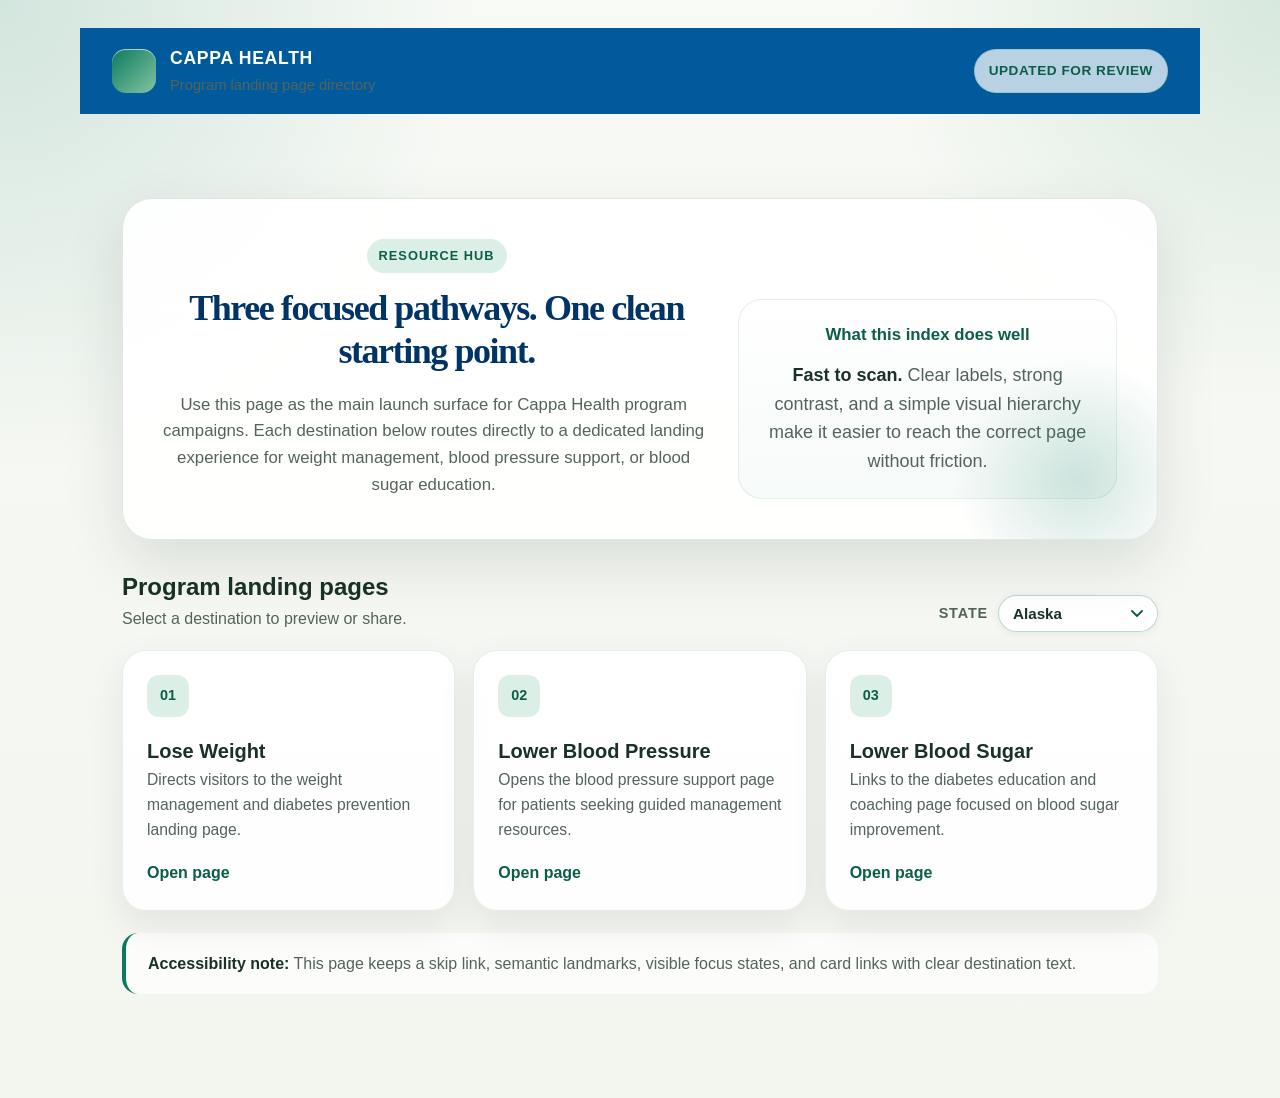
<file: index.html>
<!doctype html>
<html lang="en">
  <head>
    <meta charset="UTF-8" />
    <meta name="viewport" content="width=device-width, initial-scale=1.0" />
    <title>Cappa Health Program Landing Pages</title>
    <link rel="stylesheet" href="web.css" />
    <style>
      :root {
        --page-bg: #f3f5ef;
        --panel-bg: rgba(255, 255, 255, 0.92);
        --panel-border: rgba(21, 55, 44, 0.12);
        --ink: #193126;
        --muted: #53645c;
        --accent: #0d7a5f;
        --accent-deep: #0b5e49;
        --accent-soft: #dcefe6;
        --shadow: 0 24px 60px rgba(25, 49, 38, 0.12);
      }

      body {
        margin: 0;
        min-height: 100vh;
        font-family: "Avenir Next", "Segoe UI", sans-serif;
        color: var(--ink);
        background:
          radial-gradient(
            circle at top left,
            rgba(13, 122, 95, 0.16),
            transparent 28%
          ),
          radial-gradient(
            circle at top right,
            rgba(182, 214, 199, 0.5),
            transparent 24%
          ),
          linear-gradient(180deg, #f8faf6 0%, var(--page-bg) 100%);
      }

      .skip-link {
        z-index: 20;
      }

      .page-shell {
        width: min(1120px, calc(100% - 32px));
        margin: 0 auto;
        padding: 28px 0 56px;
      }

      .masthead {
        display: flex;
        align-items: center;
        justify-content: space-between;
        gap: 16px;
        margin-bottom: 36px;
      }

      .brand {
        display: flex;
        align-items: center;
        gap: 14px;
      }

      .brand-mark {
        width: 44px;
        height: 44px;
        border-radius: 14px;
        background: linear-gradient(135deg, var(--accent) 0%, #83c5a2 100%);
        box-shadow: inset 0 1px 0 rgba(255, 255, 255, 0.6);
      }

      .brand-copy {
        display: grid;
        gap: 2px;
      }

      .brand-name {
        font-size: 1.1rem;
        font-weight: 800;
        letter-spacing: 0.04em;
        text-transform: uppercase;
      }

      .brand-note {
        color: var(--muted);
        font-size: 0.92rem;
      }

      .status-pill {
        padding: 10px 14px;
        border: 1px solid rgba(13, 122, 95, 0.16);
        border-radius: 999px;
        background: rgba(255, 255, 255, 0.72);
        color: var(--accent-deep);
        font-size: 0.85rem;
        font-weight: 700;
        letter-spacing: 0.04em;
        text-transform: uppercase;
      }

      .hero {
        position: relative;
        overflow: hidden;
        padding: 40px;
        border: 1px solid var(--panel-border);
        border-radius: 30px;
        background: var(--panel-bg);
        box-shadow: var(--shadow);
      }

      .hero::after {
        content: "";
        position: absolute;
        inset: auto -40px -60px auto;
        width: 240px;
        height: 240px;
        border-radius: 50%;
        background: radial-gradient(
          circle,
          rgba(13, 122, 95, 0.18) 0%,
          rgba(13, 122, 95, 0) 72%
        );
        pointer-events: none;
      }

      .hero-grid {
        position: relative;
        display: grid;
        grid-template-columns: minmax(0, 1.3fr) minmax(280px, 0.9fr);
        gap: 28px;
        align-items: end;
      }

      .eyebrow {
        display: inline-block;
        margin-bottom: 14px;
        padding: 7px 12px;
        border-radius: 999px;
        background: var(--accent-soft);
        color: var(--accent-deep);
        font-size: 0.8rem;
        font-weight: 700;
        letter-spacing: 0.08em;
        text-transform: uppercase;
      }

      h1 {
        margin: 0;
        font-family: "Iowan Old Style", "Palatino Linotype", serif;
        font-size: clamp(2.6rem, 6vw, 4.8rem);
        line-height: 0.96;
        letter-spacing: -0.04em;
      }

      .hero-copy p {
        max-width: 58ch;
        margin: 18px 0 0;
        color: var(--muted);
        font-size: 1.05rem;
      }

      .hero-panel {
        padding: 22px;
        border-radius: 24px;
        background: linear-gradient(180deg, #ffffff 0%, #f6faf8 100%);
        border: 1px solid rgba(13, 122, 95, 0.1);
      }

      .hero-panel h2 {
        margin: 0 0 12px;
        font-size: 1.05rem;
        color: var(--accent-deep);
      }

      .hero-panel p {
        margin: 0;
        color: var(--muted);
      }

      .hero-panel strong {
        color: var(--ink);
      }

      .programs {
        margin-top: 28px;
      }

      .section-heading {
        display: flex;
        align-items: end;
        justify-content: space-between;
        gap: 16px;
        margin-bottom: 18px;
      }

      .section-heading h2 {
        margin: 0;
        font-size: 1.5rem;
        color: var(--ink);
      }

      .section-heading p {
        margin: 0;
        color: var(--muted);
      }

      .program-grid {
        display: grid;
        grid-template-columns: repeat(3, minmax(0, 1fr));
        gap: 18px;
      }

      .program-card {
        display: grid;
        gap: 18px;
        padding: 24px;
        border-radius: 24px;
        background: rgba(255, 255, 255, 0.9);
        border: 1px solid rgba(21, 55, 44, 0.09);
        box-shadow: 0 14px 36px rgba(25, 49, 38, 0.08);
        text-decoration: none;
        transition:
          transform 0.18s ease,
          box-shadow 0.18s ease,
          border-color 0.18s ease;
      }

      .program-card:hover,
      .program-card:focus-visible {
        transform: translateY(-4px);
        border-color: rgba(13, 122, 95, 0.28);
        box-shadow: 0 20px 44px rgba(25, 49, 38, 0.12);
        text-decoration: none;
      }

      .program-index {
        display: inline-flex;
        align-items: center;
        justify-content: center;
        width: 42px;
        height: 42px;
        border-radius: 12px;
        background: var(--accent-soft);
        color: var(--accent-deep);
        font-size: 0.9rem;
        font-weight: 800;
      }

      .program-card h3 {
        margin: 0;
        color: var(--ink);
        font-size: 1.25rem;
      }

      .program-card p {
        margin: 0;
        color: var(--muted);
        font-size: 0.98rem;
      }

      .program-cta {
        color: var(--accent-deep);
        font-weight: 700;
      }

      .notes {
        margin-top: 22px;
        padding: 18px 22px;
        border-left: 4px solid var(--accent);
        border-radius: 16px;
        background: rgba(255, 255, 255, 0.72);
        color: var(--muted);
      }

      .notes strong {
        color: var(--ink);
      }

      @media (max-width: 900px) {
        .hero-grid,
        .program-grid {
          grid-template-columns: 1fr;
        }

        .hero {
          padding: 28px;
        }
      }

      @media (max-width: 640px) {
        .page-shell {
          width: min(100% - 20px, 1120px);
          padding-top: 18px;
        }

        .masthead,
        .section-heading {
          align-items: start;
          flex-direction: column;
        }

        .hero {
          border-radius: 24px;
          padding: 22px;
        }
      }

      @media (prefers-reduced-motion: reduce) {
        .program-card:hover,
        .program-card:focus-visible {
          transform: none;
        }
      }

      .state-selector {
        display: flex;
        align-items: center;
        gap: 10px;
        flex-shrink: 0;
      }

      .state-selector label {
        font-size: 0.9rem;
        font-weight: 700;
        color: var(--muted);
        text-transform: uppercase;
        letter-spacing: 0.06em;
        white-space: nowrap;
      }

      .state-selector select {
        appearance: none;
        padding: 9px 36px 9px 14px;
        border: 1px solid rgba(13, 122, 95, 0.28);
        border-radius: 999px;
        background:
          url("data:image/svg+xml,%3Csvg xmlns='http://www.w3.org/2000/svg' width='12' height='7' fill='none'%3E%3Cpath d='M1 1l5 5 5-5' stroke='%230b5e49' stroke-width='1.8' stroke-linecap='round' stroke-linejoin='round'/%3E%3C/svg%3E")
            no-repeat right 14px center,
          #fff;
        color: var(--ink);
        font-size: 0.95rem;
        font-weight: 600;
        font-family: inherit;
        cursor: pointer;
        box-shadow: 0 2px 8px rgba(25, 49, 38, 0.07);
        transition:
          border-color 0.15s ease,
          box-shadow 0.15s ease;
        min-width: 160px;
      }

      .state-selector select:focus {
        outline: 2px solid var(--accent);
        outline-offset: 2px;
        border-color: var(--accent);
      }
    </style>
  </head>
  <body>
    <a class="skip-link" href="#main-content">Skip to main content</a>
    <div class="page-shell">
      <header class="masthead" aria-label="Page header">
        <div class="brand">
          <div class="brand-mark" aria-hidden="true"></div>
          <div class="brand-copy">
            <span class="brand-name">Cappa Health</span>
            <span class="brand-note">Program landing page directory</span>
          </div>
        </div>
        <div class="status-pill">Updated for review</div>
      </header>

      <main id="main-content" tabindex="-1">
        <section class="hero" aria-labelledby="hero-title">
          <div class="hero-grid">
            <div class="hero-copy">
              <span class="eyebrow">Resource hub</span>
              <h1 id="hero-title">
                Three focused pathways. One clean starting point.
              </h1>
              <p>
                Use this page as the main launch surface for Cappa Health
                program campaigns. Each destination below routes directly to a
                dedicated landing experience for weight management, blood
                pressure support, or blood sugar education.
              </p>
            </div>

            <aside class="hero-panel" aria-label="Publishing note">
              <h2>What this index does well</h2>
              <p>
                <strong>Fast to scan.</strong> Clear labels, strong contrast,
                and a simple visual hierarchy make it easier to reach the
                correct page without friction.
              </p>
            </aside>
          </div>
        </section>

        <section class="programs" aria-labelledby="programs-title">
          <div class="section-heading">
            <div>
              <h2 id="programs-title">Program landing pages</h2>
              <p>Select a destination to preview or share.</p>
            </div>
            <div class="state-selector">
              <label for="state-select">State</label>
              <select id="state-select" aria-label="Select state">
                <option value="alaska">Alaska</option>
              </select>
            </div>
          </div>

          <nav aria-label="Program landing pages">
            <div class="program-grid">
              <a class="program-card" href="program_landings/lose_weight.html">
                <span class="program-index">01</span>
                <div>
                  <h3>Lose Weight</h3>
                  <p>
                    Directs visitors to the weight management and diabetes
                    prevention landing page.
                  </p>
                </div>
                <span class="program-cta">Open page</span>
              </a>

              <a
                class="program-card"
                href="program_landings/lower_blood_pressure.html"
              >
                <span class="program-index">02</span>
                <div>
                  <h3>Lower Blood Pressure</h3>
                  <p>
                    Opens the blood pressure support page for patients seeking
                    guided management resources.
                  </p>
                </div>
                <span class="program-cta">Open page</span>
              </a>

              <a
                class="program-card"
                href="program_landings/lower_blood_sugar.html"
              >
                <span class="program-index">03</span>
                <div>
                  <h3>Lower Blood Sugar</h3>
                  <p>
                    Links to the diabetes education and coaching page focused on
                    blood sugar improvement.
                  </p>
                </div>
                <span class="program-cta">Open page</span>
              </a>
            </div>
          </nav>

          <div class="notes">
            <strong>Accessibility note:</strong> This page keeps a skip link,
            semantic landmarks, visible focus states, and card links with clear
            destination text.
          </div>
        </section>
      </main>
    </div>
    <script>
      (function () {
        var select = document.getElementById("state-select");
        var cards = document.querySelectorAll(".program-card");

        function updateLinks() {
          var state = select.value;
          cards.forEach(function (card) {
            var url = new URL(card.href, location.href);
            url.searchParams.set("state", state);
            card.href = url.pathname + url.search;
          });
        }

        select.addEventListener("change", updateLinks);
        updateLinks();
      })();
    </script>
  </body>
</html>
</file>
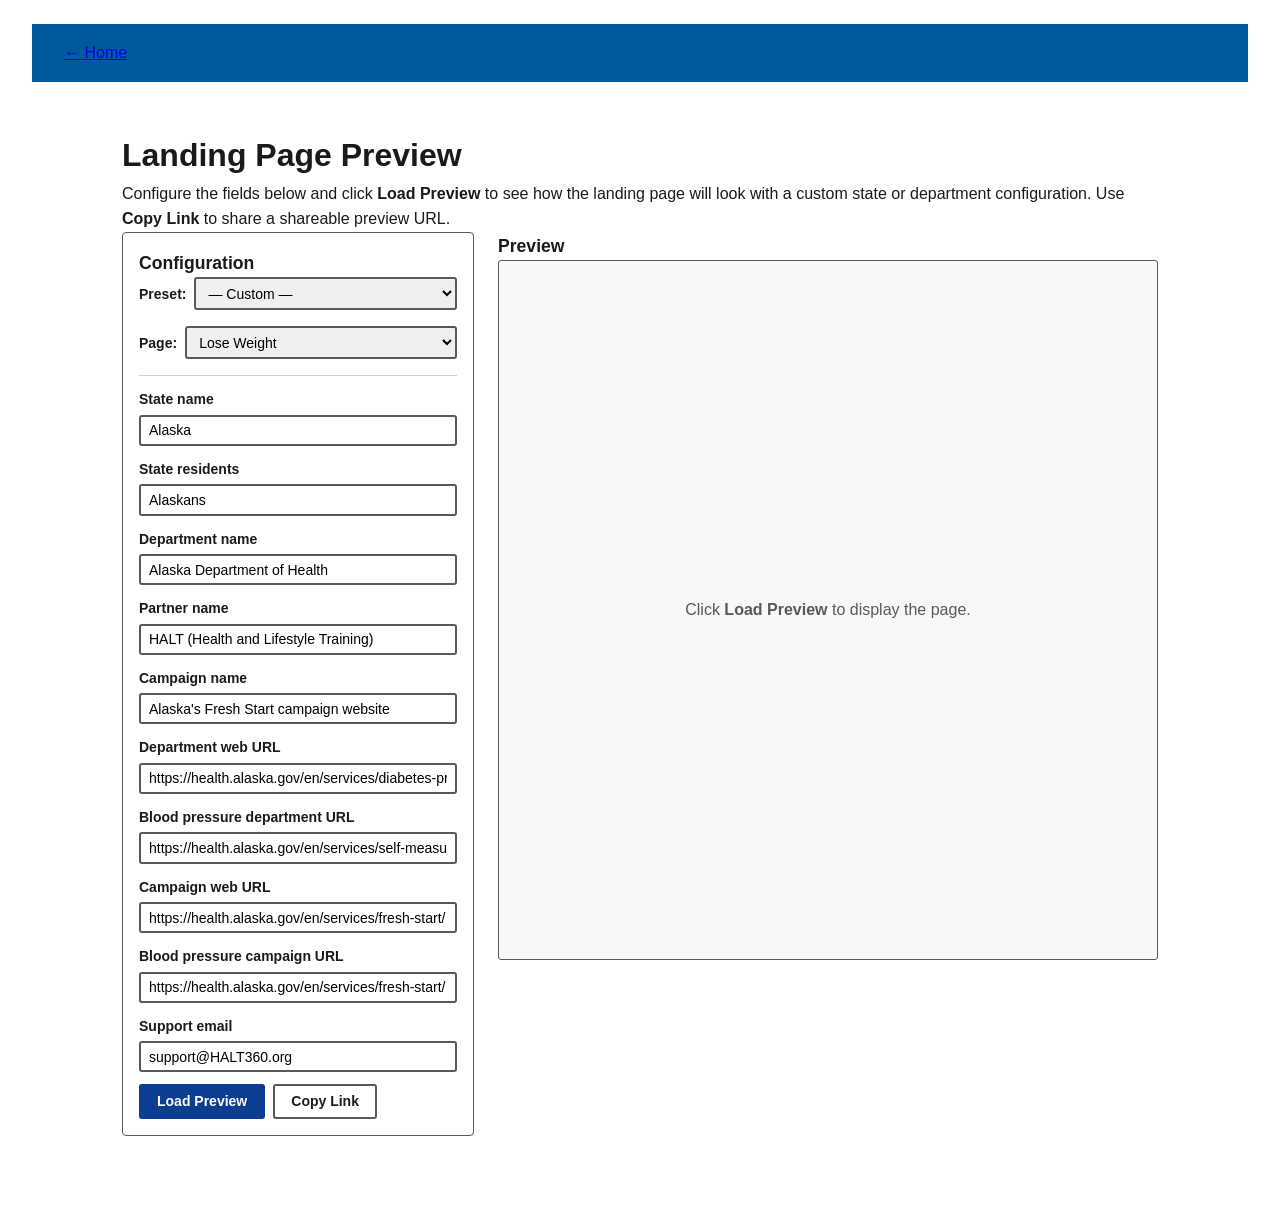
<file: preview.html>
<!doctype html>
<html lang="en">
  <head>
    <meta charset="UTF-8" />
    <meta name="viewport" content="width=device-width, initial-scale=1.0" />
    <title>Landing Page Preview</title>
    <link rel="stylesheet" href="web.css" />
    <style>
      body {
        max-width: none;
        padding: 1.5rem 2rem;
      }

      .preview-layout {
        display: grid;
        grid-template-columns: 22rem 1fr;
        gap: 1.5rem;
        align-items: start;
      }

      @media (max-width: 800px) {
        .preview-layout {
          grid-template-columns: 1fr;
        }
      }

      .config-panel {
        border: 1px solid #595959;
        border-radius: 4px;
        padding: 1rem;
      }

      .config-panel h2 {
        margin-top: 0;
        font-size: 1.1rem;
      }

      .field-group {
        display: flex;
        flex-direction: column;
        gap: 0.25rem;
        margin-bottom: 0.75rem;
      }

      .field-group label {
        font-size: 0.875rem;
        font-weight: 600;
      }

      .field-group input[type="text"],
      .field-group input[type="email"],
      .field-group input[type="url"],
      .field-group select {
        width: 100%;
        padding: 0.35rem 0.5rem;
        border: 2px solid #595959;
        border-radius: 3px;
        font-size: 0.875rem;
        font-family: inherit;
      }

      .field-group input:focus,
      .field-group select:focus {
        outline: 3px solid #1a1a1a;
        outline-offset: 2px;
      }

      .preset-row {
        display: flex;
        align-items: center;
        gap: 0.5rem;
        margin-bottom: 1rem;
      }

      .preset-row label {
        font-weight: 600;
        white-space: nowrap;
        font-size: 0.875rem;
      }

      .preset-row select {
        flex: 1;
        padding: 0.35rem 0.5rem;
        border: 2px solid #595959;
        border-radius: 3px;
        font-size: 0.875rem;
        font-family: inherit;
      }

      .preset-row select:focus {
        outline: 3px solid #1a1a1a;
        outline-offset: 2px;
      }

      .page-select-row {
        display: flex;
        align-items: center;
        gap: 0.5rem;
        margin-bottom: 1rem;
      }

      .page-select-row label {
        font-weight: 600;
        white-space: nowrap;
        font-size: 0.875rem;
      }

      .page-select-row select {
        flex: 1;
        padding: 0.35rem 0.5rem;
        border: 2px solid #595959;
        border-radius: 3px;
        font-size: 0.875rem;
        font-family: inherit;
      }

      .page-select-row select:focus {
        outline: 3px solid #1a1a1a;
        outline-offset: 2px;
      }

      .btn-row {
        display: flex;
        gap: 0.5rem;
        flex-wrap: wrap;
      }

      .btn-preview {
        background-color: #0b3d91;
        color: #ffffff;
        border: 2px solid #0b3d91;
        border-radius: 3px;
        padding: 0.45rem 1rem;
        font-size: 0.875rem;
        font-family: inherit;
        cursor: pointer;
        font-weight: 600;
      }

      .btn-preview:hover {
        background-color: #092e6e;
        border-color: #092e6e;
      }

      .btn-preview:focus {
        outline: 3px solid #1a1a1a;
        outline-offset: 2px;
      }

      .btn-copy {
        background-color: #ffffff;
        color: #1a1a1a;
        border: 2px solid #595959;
        border-radius: 3px;
        padding: 0.45rem 1rem;
        font-size: 0.875rem;
        font-family: inherit;
        cursor: pointer;
        font-weight: 600;
      }

      .btn-copy:hover {
        background-color: #f2f2f2;
      }

      .btn-copy:focus {
        outline: 3px solid #1a1a1a;
        outline-offset: 2px;
      }

      .copy-notice {
        font-size: 0.8rem;
        color: #3a7a3a;
        font-weight: 600;
        display: none;
        align-items: center;
      }

      .copy-notice.visible {
        display: flex;
      }

      .preview-pane h2 {
        margin-top: 0;
        font-size: 1.1rem;
      }

      #preview-frame {
        width: 100%;
        height: 700px;
        border: 1px solid #595959;
        border-radius: 3px;
      }

      .empty-frame {
        width: 100%;
        height: 700px;
        border: 1px solid #595959;
        border-radius: 3px;
        display: flex;
        align-items: center;
        justify-content: center;
        background-color: #f8f8f8;
        color: #595959;
      }
    </style>
  </head>
  <body>
    <a class="skip-link" href="#main-content">Skip to main content</a>
    <header>
      <nav aria-label="Site">
        <a href="index.html">← Home</a>
      </nav>
    </header>
    <main id="main-content">
      <h1>Landing Page Preview</h1>
      <p>
        Configure the fields below and click <strong>Load Preview</strong> to
        see how the landing page will look with a custom state or department
        configuration. Use <strong>Copy Link</strong> to share a shareable
        preview URL.
      </p>

      <div class="preview-layout">
        <section aria-labelledby="config-panel-title" class="config-panel">
          <h2 id="config-panel-title">Configuration</h2>

          <form id="preview-form" novalidate>
            <div class="preset-row">
              <label for="preset-select">Preset:</label>
              <select id="preset-select" aria-label="Load a preset configuration">
                <option value="">— Custom —</option>
                <option value="alaska">Alaska (default)</option>
                <option value="arkansas">Arkansas (example)</option>
              </select>
            </div>

            <div class="page-select-row">
              <label for="page-select">Page:</label>
              <select id="page-select" aria-label="Select landing page to preview">
                <option value="program_landings/lose_weight.html">Lose Weight</option>
                <option value="program_landings/lower_blood_pressure.html">Lower Blood Pressure</option>
                <option value="program_landings/lower_blood_sugar.html">Lower Blood Sugar</option>
              </select>
            </div>

            <hr style="border: none; border-top: 1px solid #d0d0d0; margin: 0.75rem 0" />

            <div class="field-group">
              <label for="f-stateName">State name</label>
              <input type="text" id="f-stateName" name="stateName" value="Alaska" />
            </div>

            <div class="field-group">
              <label for="f-stateResidents">State residents</label>
              <input type="text" id="f-stateResidents" name="stateResidents" value="Alaskans" />
            </div>

            <div class="field-group">
              <label for="f-departmentName">Department name</label>
              <input type="text" id="f-departmentName" name="departmentName" value="Alaska Department of Health" />
            </div>

            <div class="field-group">
              <label for="f-partnerName">Partner name</label>
              <input type="text" id="f-partnerName" name="partnerName" value="HALT (Health and Lifestyle Training)" />
            </div>

            <div class="field-group">
              <label for="f-campaignName">Campaign name</label>
              <input type="text" id="f-campaignName" name="campaignName" value="Alaska's Fresh Start campaign website" />
            </div>

            <div class="field-group">
              <label for="f-departmentWebUrl">Department web URL</label>
              <input type="url" id="f-departmentWebUrl" name="departmentWebUrl" value="https://health.alaska.gov/en/services/diabetes-prevention/" />
            </div>

            <div class="field-group">
              <label for="f-bloodPressureDepartmentWebUrl">Blood pressure department URL</label>
              <input type="url" id="f-bloodPressureDepartmentWebUrl" name="bloodPressureDepartmentWebUrl" value="https://health.alaska.gov/en/services/self-measured-blood-pressure/" />
            </div>

            <div class="field-group">
              <label for="f-campaignWebUrl">Campaign web URL</label>
              <input type="url" id="f-campaignWebUrl" name="campaignWebUrl" value="https://health.alaska.gov/en/services/fresh-start/" />
            </div>

            <div class="field-group">
              <label for="f-bloodPressureCampaignWebUrl">Blood pressure campaign URL</label>
              <input type="url" id="f-bloodPressureCampaignWebUrl" name="bloodPressureCampaignWebUrl" value="https://health.alaska.gov/en/services/fresh-start/" />
            </div>

            <div class="field-group">
              <label for="f-supportEmail">Support email</label>
              <input type="email" id="f-supportEmail" name="supportEmail" value="support@HALT360.org" />
            </div>

            <div class="btn-row">
              <button type="submit" class="btn-preview">Load Preview</button>
              <button type="button" id="copy-link-btn" class="btn-copy">Copy Link</button>
              <span id="copy-notice" class="copy-notice" aria-live="polite">Copied!</span>
            </div>
          </form>
        </section>

        <section aria-labelledby="preview-pane-title" class="preview-pane">
          <h2 id="preview-pane-title">Preview</h2>
          <div id="frame-container">
            <div class="empty-frame" id="empty-frame" aria-label="Preview area — click Load Preview to display the landing page">
              Click <strong>&nbsp;Load Preview&nbsp;</strong> to display the page.
            </div>
            <iframe
              id="preview-frame"
              title="Landing page preview"
              style="display: none"
            ></iframe>
          </div>
        </section>
      </div>
    </main>

    <script>
      (function () {
        var presets = {
          alaska: {
            stateName: "Alaska",
            stateResidents: "Alaskans",
            departmentName: "Alaska Department of Health",
            partnerName: "HALT (Health and Lifestyle Training)",
            campaignName: "Alaska's Fresh Start campaign website",
            departmentWebUrl:
              "https://health.alaska.gov/en/services/diabetes-prevention/",
            bloodPressureDepartmentWebUrl:
              "https://health.alaska.gov/en/services/self-measured-blood-pressure/",
            campaignWebUrl:
              "https://health.alaska.gov/en/services/fresh-start/",
            bloodPressureCampaignWebUrl:
              "https://health.alaska.gov/en/services/fresh-start/",
            supportEmail: "support@HALT360.org",
          },
          arkansas: {
            stateName: "Arkansas",
            stateResidents: "Arkansans",
            departmentName: "Arkansas Department of Health",
            partnerName: "Healthy Lifestyle Training Team",
            campaignName: "Arkansas Fresh Start website",
            departmentWebUrl:
              "https://example.gov/diabetes-prevention",
            bloodPressureDepartmentWebUrl:
              "https://example.gov/blood-pressure",
            campaignWebUrl: "https://example.gov/fresh-start",
            bloodPressureCampaignWebUrl: "https://example.gov/fresh-start",
            supportEmail: "support@example.org",
          },
        };

        var fieldNames = [
          "stateName",
          "stateResidents",
          "departmentName",
          "partnerName",
          "campaignName",
          "departmentWebUrl",
          "bloodPressureDepartmentWebUrl",
          "campaignWebUrl",
          "bloodPressureCampaignWebUrl",
          "supportEmail",
        ];

        var form = document.getElementById("preview-form");
        var presetSelect = document.getElementById("preset-select");
        var pageSelect = document.getElementById("page-select");
        var frame = document.getElementById("preview-frame");
        var emptyFrame = document.getElementById("empty-frame");
        var copyBtn = document.getElementById("copy-link-btn");
        var copyNotice = document.getElementById("copy-notice");

        function getFieldValues() {
          var values = {};
          fieldNames.forEach(function (key) {
            var el = document.getElementById("f-" + key);
            if (el) {
              values[key] = el.value.trim();
            }
          });
          return values;
        }

        function buildPreviewUrl(page, values) {
          var params = new URLSearchParams();
          fieldNames.forEach(function (key) {
            if (values[key]) {
              params.set(key, values[key]);
            }
          });
          return page + "?" + params.toString();
        }

        function loadPreview() {
          var page = pageSelect.value;
          var values = getFieldValues();
          var url = buildPreviewUrl(page, values);
          emptyFrame.style.display = "none";
          frame.style.display = "block";
          frame.src = url;
        }

        function copyLink() {
          var page = pageSelect.value;
          var values = getFieldValues();
          var url = buildPreviewUrl(page, values);
          // Build an absolute URL relative to the root of the site (preview.html lives at root).
          var base = window.location.href.replace(/preview\.html.*$/, "");
          var fullUrl = base + url;
          if (navigator.clipboard && navigator.clipboard.writeText) {
            navigator.clipboard.writeText(fullUrl).then(function () {
              showCopyNotice();
            });
          } else {
            // Fallback for older browsers
            var ta = document.createElement("textarea");
            ta.value = fullUrl;
            ta.style.position = "fixed";
            ta.style.opacity = "0";
            document.body.appendChild(ta);
            ta.focus();
            ta.select();
            try {
              document.execCommand("copy");
              showCopyNotice();
            } catch (e) {
              // Silently ignore copy errors
            }
            document.body.removeChild(ta);
          }
        }

        function showCopyNotice() {
          copyNotice.classList.add("visible");
          setTimeout(function () {
            copyNotice.classList.remove("visible");
          }, 2000);
        }

        presetSelect.addEventListener("change", function () {
          var key = this.value;
          if (!key || !presets[key]) {
            return;
          }
          var preset = presets[key];
          fieldNames.forEach(function (name) {
            var el = document.getElementById("f-" + name);
            if (el && preset[name] !== undefined) {
              el.value = preset[name];
            }
          });
        });

        // When any field is edited manually, switch preset selector back to Custom.
        fieldNames.forEach(function (key) {
          var el = document.getElementById("f-" + key);
          if (el) {
            el.addEventListener("input", function () {
              presetSelect.value = "";
            });
          }
        });

        form.addEventListener("submit", function (e) {
          e.preventDefault();
          loadPreview();
        });

        copyBtn.addEventListener("click", copyLink);
      })();
    </script>
  </body>
</html>
</file>
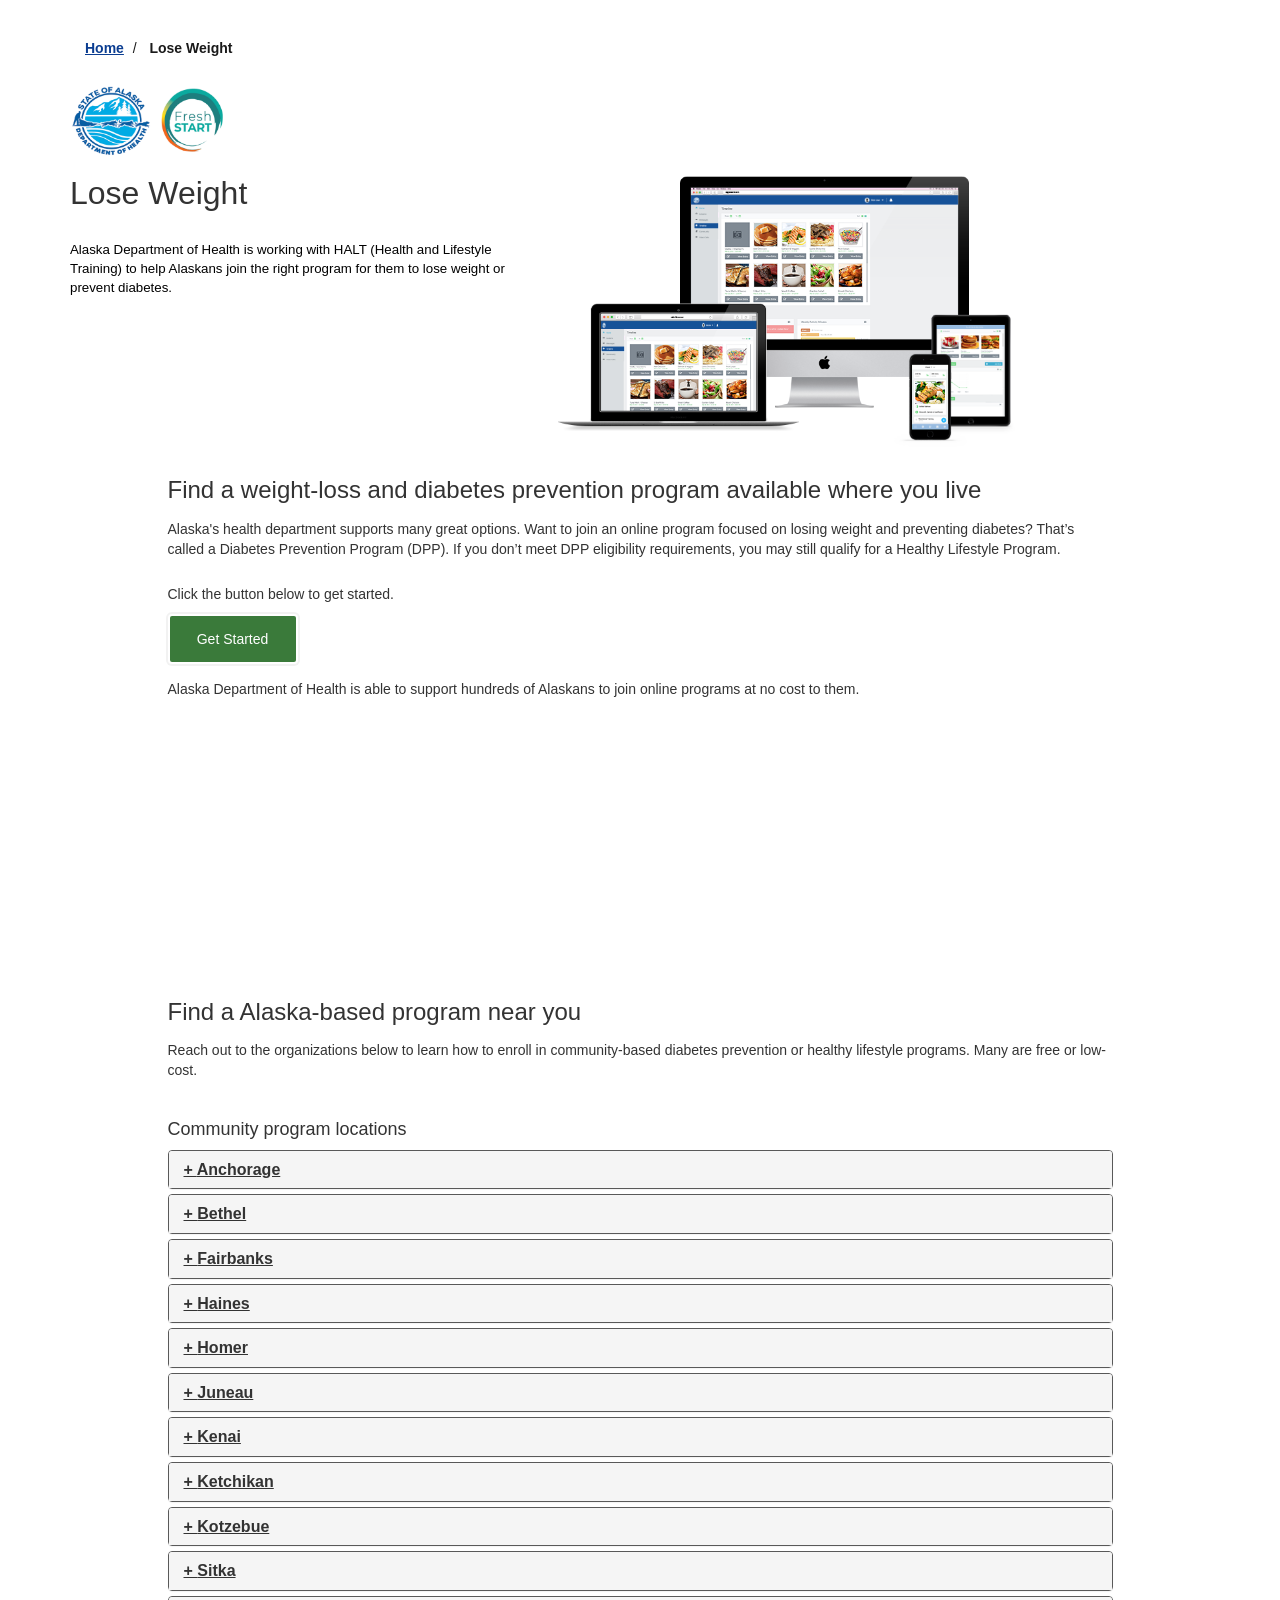
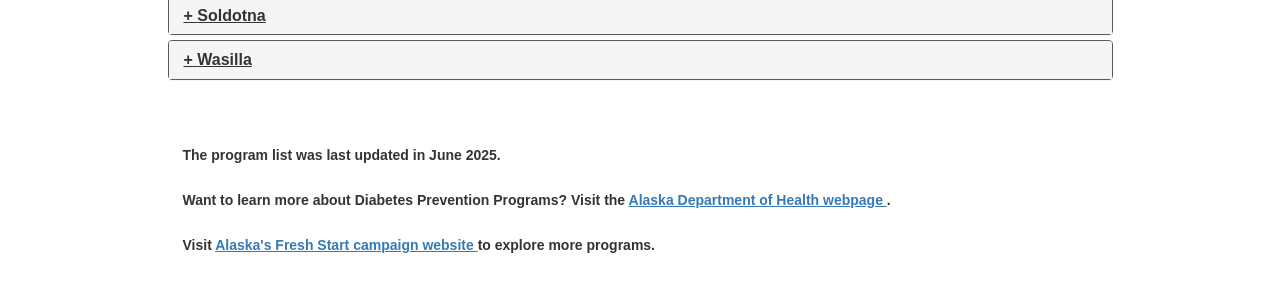
<file: program_landings/lose_weight.html>
<!doctype html>
<html lang="en">
  <head>
    <meta charset="UTF-8" />
    <meta name="viewport" content="width=device-width, initial-scale=1.0" />
    <title>Lose Weight</title>
    <link
      rel="stylesheet"
      href="https://maxcdn.bootstrapcdn.com/bootstrap/3.4.1/css/bootstrap.min.css"
    />
    <script src="https://code.jquery.com/jquery-1.12.4.min.js"></script>
    <script src="https://maxcdn.bootstrapcdn.com/bootstrap/3.4.1/js/bootstrap.min.js"></script>
    <style>
      .btn,
      .btn-success,
      .panel,
      .panel-heading,
      .panel-title > a,
      .breadcrumb,
      .modal-content,
      .modal-header {
        background-image: none !important;
      }

      a {
        text-decoration: underline;
      }

      .panel-title > a::before {
        content: "+ ";
        font-weight: 700;
      }

      .panel-title > a[aria-expanded="true"]::before {
        content: "− ";
      }

      .panel,
      .panel-default,
      .panel-default > .panel-heading,
      .modal-content,
      .breadcrumb {
        border-color: #595959 !important;
      }

      .btn,
      .btn-success {
        border: 2px solid #ffffff !important;
      }

      input[type="text"],
      input[type="email"],
      input[type="tel"] {
        border: 2px solid #595959;
      }

      a:focus,
      button:focus,
      input:focus,
      .panel-title > a:focus {
        outline: 3px solid #1a1a1a;
        outline-offset: 2px;
      }

      #get-started {
        background-color: #3a7a3a !important;
        color: #ffffff !important;
        border: 2px solid #ffffff !important;
        opacity: 1 !important;
        box-shadow: 0 0 0 2px #f2f2f2;
      }

      #get-started:hover,
      #get-started:focus {
        background-color: #3a7a3a !important;
        color: #ffffff !important;
      }

      .breadcrumb {
        background-color: #ffffff !important;
        color: #1a1a1a !important;
      }

      .breadcrumb > li,
      .breadcrumb > li + li:before {
        color: #1a1a1a !important;
      }

      .breadcrumb a {
        color: #0b3d91 !important;
        font-weight: 600;
      }

      .breadcrumb a[aria-current="page"] {
        color: #1a1a1a !important;
        font-weight: 700;
        text-decoration: none;
      }

      /* ── Modal layout ── */
      .modal-header {
        display: flex;
        align-items: flex-start;
        justify-content: space-between;
        padding: 20px 24px 16px;
        border-bottom: 2px solid #e0e0e0;
        gap: 12px;
      }

      .modal-title {
        font-size: 1.2rem;
        font-weight: 700;
        margin: 0;
        line-height: 1.35;
        color: #1a1a1a;
        flex: 1;
      }

      .modal-header .close {
        flex-shrink: 0;
        float: none;
        font-size: 1.6rem;
        line-height: 1;
        padding: 0 4px;
        margin: 0;
        opacity: 0.5;
      }

      .modal-header .close:hover,
      .modal-header .close:focus {
        opacity: 1;
      }

      .modal-body {
        padding: 20px 24px 24px;
      }

      /* ── Modal form fields ── */
      .modal-body form label {
        display: block;
        font-weight: 600;
        font-size: 0.9em;
        margin-top: 14px;
        margin-bottom: 4px;
        color: #1a1a1a;
      }

      .modal-body form input[type="text"],
      .modal-body form input[type="email"],
      .modal-body form input[type="tel"] {
        display: block;
        width: 100%;
        padding: 8px 12px;
        border-radius: 4px;
        box-sizing: border-box;
      }

      .modal-body form input[type="submit"] {
        display: block;
        width: 100%;
        margin-top: 20px;
        padding: 12px;
        font-size: 1rem;
        font-weight: 600;
        border-radius: 4px;
      }

      .modal-support {
        margin-top: 16px;
        font-size: 0.9em;
        color: #444;
      }
    </style>
  </head>
  <body>
    <div class="container" style="padding-top: 30px; padding-bottom: 20px">
      <nav aria-label="Breadcrumb">
        <ol class="breadcrumb" style="margin-bottom: 0">
          <li><a href="../index.html">Home</a></li>
          <li>
            <a href="./lose_weight.html" aria-current="page">Lose Weight</a>
          </li>
        </ol>
      </nav>
    </div>

    <main>
      <div class="container">
        <div class="row">
          <div class="col-sm-7 col-md-5" style="background-color: #ffffff">
            <div style="text-align: left; padding-bottom: 0">
              <img
                src="../assets/images/alaska-doh-fresh-start.png"
                data-config-src="sealImageSrc"
                data-config-alt="sealImageAlt"
                class="img-responsive"
                style="display: inline-block; max-width: 100%; height: 70px"
                alt="Alaska Department of Health seal and Fresh Start campaign logos"
              />
            </div>
            <h1
              style="
                font-size: xx-large;
                padding-top: 20px;
                padding-bottom: 10px;
                margin: 0;
                text-align: left;
              "
            >
              Lose Weight
            </h1>
            <div style="padding-top: 20px; padding-bottom: 30px; font-size: 0.95em; color: black">
              <span data-config-text="departmentName"></span> is working with
              <span data-config-text="partnerName"></span> to help
              <span data-config-text="stateResidents"></span> join the right
              program for them to lose weight or prevent diabetes.
            </div>
          </div>
          <div class="col-sm-5 col-md-5" style="padding: 15px">
            <img
              src="../assets/images/alaska-devices.png"
              class="img-responsive"
              style="width: 100%; height: auto; margin: 75px 0 0 auto"
              alt="Phone and laptop showing a weight-loss coaching dashboard"
            />
          </div>
        </div>
      </div>

      <div class="container">
        <div class="row">
          <div class="col-xs-offset-2 col-xs-10 col-md-offset-1 col-md-10">
            <div class="row">
              <div style="padding: 15px">
                <h2 style="font-size: x-large; margin: 0">
                  Find a weight-loss and diabetes prevention program available where you live
                </h2>
                <div>
                  <p style="padding-top: 15px">
                    <span data-config-text="stateName"></span>'s health
                    department supports many great options. Want to join an
                    online program focused on losing weight and preventing
                    diabetes? That’s called a Diabetes Prevention Program (DPP).
                    If you don’t meet DPP eligibility requirements, you may
                    still qualify for a Healthy Lifestyle Program.
                  </p>

                  <p style="padding-top: 15px">
                    Click the button below to get started.
                  </p>
                </div>
                <button
                  id="get-started"
                  class="btn btn-success"
                  style="height: 50px; width: 130px"
                  type="button"
                >
                  Get Started
                </button>
                <div>
                  <p style="padding-top: 15px">
                    <span data-config-text="departmentName"></span> is able to
                    support hundreds of
                    <span data-config-text="stateResidents"></span> to join
                    online programs at no cost to them.
                  </p>
                </div>
              </div>
            </div>

            <div class="row">
              <div
                class="col-md-12 embed-responsive embed-responsive-16by9"
                style="
                  text-align: center;
                  padding: 15px;
                  max-width: 100%;
                  min-height: 260px;
                "
              >
                <iframe
                  src="https://player.vimeo.com/video/1111456184?badge=0&amp;autopause=0&amp;player_id=0&amp;app_id=58479"
                  class="landing-video embed-responsive-item"
                  width="560"
                  height="315"
                  allow="autoplay; fullscreen"
                  allowfullscreen
                  title="Program overview"
                ></iframe>
              </div>
              <script src="https://player.vimeo.com/api/player.js"></script>
            </div>

            <div id="state-based-programs" class="row">
              <div style="padding: 15px">
                <h2 style="font-size: x-large; margin: 0">
                  Find a <span data-config-text="stateName"></span>-based
                  program near you
                </h2>
                <div>
                  <p style="padding-top: 15px">
                    Reach out to the organizations below to learn how to enroll
                    in community-based diabetes prevention or healthy lifestyle
                    programs. Many are free or low-cost.
                  </p>
                </div>
              </div>
            </div>

            <div class="row">
              <div style="padding: 15px">
                <h3 style="font-size: large; margin: 0 0 10px 0">
                  Community program locations
                </h3>
                <div
                  class="panel-group"
                  id="accordion"
                  data-config-locations="weightLossCommunityLocations"
                >
                  <div class="panel panel-default">
                    <div class="panel-heading" id="headingAnchorage">
                      <h4 class="panel-title">
                        <a
                          class="collapsed"
                          role="button"
                          data-toggle="collapse"
                          data-parent="#accordion"
                          href="#collapseAnchorage"
                          aria-expanded="false"
                          aria-controls="collapseAnchorage"
                        >
                          <strong>Anchorage</strong>
                        </a>
                      </h4>
                    </div>
                    <div
                      id="collapseAnchorage"
                      class="panel-collapse collapse"
                      aria-labelledby="headingAnchorage"
                    >
                      <div class="panel-body" style="white-space: pre-wrap">
                        <strong>Anchorage Neighborhood Health Center</strong>
                        4951 Business Park Blvd. Anchorage, AK 99503 Phone:
                        907-743-7200 Spanish: Yes Programs: DPP, DSMES, SMBP

                        <strong>Southcentral Foundation</strong>
                        Diabetes Education Program 4320 Diplomacy Drive, Suite
                        1121 Anchorage, AK 99508 Phone: 907-729-4380 Programs:
                        DPP, DSMES

                        <strong>YMCA of Anchorage</strong>
                        5323 Lake Otis Parkway Anchorage, AK 99507 Phone:
                        907-563-3211 Ext: 104 Program: DPP
                      </div>
                    </div>
                  </div>

                  <div class="panel panel-default">
                    <div class="panel-heading" id="headingBethel">
                      <h4 class="panel-title">
                        <a
                          class="collapsed"
                          role="button"
                          data-toggle="collapse"
                          data-parent="#accordion"
                          href="#collapseBethel"
                          aria-expanded="false"
                          aria-controls="collapseBethel"
                        >
                          <strong>Bethel</strong>
                        </a>
                      </h4>
                    </div>
                    <div
                      id="collapseBethel"
                      class="panel-collapse collapse"
                      aria-labelledby="headingBethel"
                    >
                      <div class="panel-body" style="white-space: pre-wrap">
                        <strong>Yukon Kuskokwim Health Corporation</strong>
                        Diabetes Prevention and Control Program PO Box 528
                        Bethel, AK 99559 Phone: 907-543-6049 Programs: DPP,
                        Healthy Living, DSMES
                      </div>
                    </div>
                  </div>

                  <div class="panel panel-default">
                    <div class="panel-heading" id="headingFairbanks">
                      <h4 class="panel-title">
                        <a
                          class="collapsed"
                          role="button"
                          data-toggle="collapse"
                          data-parent="#accordion"
                          href="#collapseFairbanks"
                          aria-expanded="false"
                          aria-controls="collapseFairbanks"
                        >
                          <strong>Fairbanks</strong>
                        </a>
                      </h4>
                    </div>
                    <div
                      id="collapseFairbanks"
                      class="panel-collapse collapse"
                      aria-labelledby="headingFairbanks"
                    >
                      <div class="panel-body" style="white-space: pre-wrap">
                        <strong>Tanana Chiefs Conference</strong>
                        Chief Andrew Isaac Health Center 1717 West Cowles Street
                        Fairbanks, AK 99701 Phone: 907-451-6682, Ext: 3768
                        Program: DPP

                        <b
                          >University of Alaska Fairbanks Cooperative Extension
                          Service</strong
                        >
                        Tanana District Office Diabetes Prevention Program 1000
                        University Avenue Fairbanks, AK 99709 Phone:
                        907-474-2426 Program: DPP
                      </div>
                    </div>
                  </div>

                  <div class="panel panel-default">
                    <div class="panel-heading" id="headingHaines">
                      <h4 class="panel-title">
                        <a
                          class="collapsed"
                          role="button"
                          data-toggle="collapse"
                          data-parent="#accordion"
                          href="#collapseHaines"
                          aria-expanded="false"
                          aria-controls="collapseHaines"
                        >
                          <strong>Haines</strong>
                        </a>
                      </h4>
                    </div>
                    <div
                      id="collapseHaines"
                      class="panel-collapse collapse"
                      aria-labelledby="headingHaines"
                    >
                      <div class="panel-body" style="white-space: pre-wrap">
                        <strong>Southeast Regional Health Consortium (SEARHC)</strong>
                        Haines Health Center 131 1st Avenue, Haines, AK 99827
                        Phone: 907-766-6300 Programs: DPP, DSMES, SMBP
                      </div>
                    </div>
                  </div>

                  <div class="panel panel-default">
                    <div class="panel-heading" id="headingHomer">
                      <h4 class="panel-title">
                        <a
                          class="collapsed"
                          role="button"
                          data-toggle="collapse"
                          data-parent="#accordion"
                          href="#collapseHomer"
                          aria-expanded="false"
                          aria-controls="collapseHomer"
                        >
                          <strong>Homer</strong>
                        </a>
                      </h4>
                    </div>
                    <div
                      id="collapseHomer"
                      class="panel-collapse collapse"
                      aria-labelledby="headingHomer"
                    >
                      <div class="panel-body" style="white-space: pre-wrap">
                        <strong>Seldovia Village Tribe</strong>
                        880 East End Road Homer, AK 99603 Phone: 907-226-2228
                        Programs: DPP, SMBP
                      </div>
                    </div>
                  </div>

                  <div class="panel panel-default">
                    <div class="panel-heading" id="headingJuneau">
                      <h4 class="panel-title">
                        <a
                          class="collapsed"
                          role="button"
                          data-toggle="collapse"
                          data-parent="#accordion"
                          href="#collapseJuneau"
                          aria-expanded="false"
                          aria-controls="collapseJuneau"
                        >
                          <strong>Juneau</strong>
                        </a>
                      </h4>
                    </div>
                    <div
                      id="collapseJuneau"
                      class="panel-collapse collapse"
                      aria-labelledby="headingJuneau"
                    >
                      <div class="panel-body" style="white-space: pre-wrap">
                        <strong>Southeast Regional Health Consortium (SEARHC)</strong>
                        Ethel Lund Medical Center 1200 Salmon Creek Lane Juneau,
                        AK 99801 Phone: 907-463-4040 Programs: DPP, DSMES, SMBP
                      </div>
                    </div>
                  </div>

                  <div class="panel panel-default">
                    <div class="panel-heading" id="headingKenai">
                      <h4 class="panel-title">
                        <a
                          class="collapsed"
                          role="button"
                          data-toggle="collapse"
                          data-parent="#accordion"
                          href="#collapseKenai"
                          aria-expanded="false"
                          aria-controls="collapseKenai"
                        >
                          <strong>Kenai</strong>
                        </a>
                      </h4>
                    </div>
                    <div
                      id="collapseKenai"
                      class="panel-collapse collapse"
                      aria-labelledby="headingKenai"
                    >
                      <div class="panel-body" style="white-space: pre-wrap">
                        <strong>Kenaitze Indian Tribe</strong>
                        508 Upland Street Kenai, AK 99611 Phone: 907-335-7582
                        Program: Healthy Living
                      </div>
                    </div>
                  </div>

                  <div class="panel panel-default">
                    <div class="panel-heading" id="headingKetchikan">
                      <h4 class="panel-title">
                        <a
                          class="collapsed"
                          role="button"
                          data-toggle="collapse"
                          data-parent="#accordion"
                          href="#collapseKetchikan"
                          aria-expanded="false"
                          aria-controls="collapseKetchikan"
                        >
                          <strong>Ketchikan</strong>
                        </a>
                      </h4>
                    </div>
                    <div
                      id="collapseKetchikan"
                      class="panel-collapse collapse"
                      aria-labelledby="headingKetchikan"
                    >
                      <div class="panel-body" style="white-space: pre-wrap">
                        <strong>Ketchikan Indian Community</strong>
                        2960 Tongass Ave. Ketchikan, AK 99901 Phone:
                        907-228-9428 Programs: Healthy Living, DSMES
                      </div>
                    </div>
                  </div>

                  <div class="panel panel-default">
                    <div class="panel-heading" id="headingKotzebue">
                      <h4 class="panel-title">
                        <a
                          class="collapsed"
                          role="button"
                          data-toggle="collapse"
                          data-parent="#accordion"
                          href="#collapseKotzebue"
                          aria-expanded="false"
                          aria-controls="collapseKotzebue"
                        >
                          <strong>Kotzebue</strong>
                        </a>
                      </h4>
                    </div>
                    <div
                      id="collapseKotzebue"
                      class="panel-collapse collapse"
                      aria-labelledby="headingKotzebue"
                    >
                      <div class="panel-body" style="white-space: pre-wrap">
                        <strong>Maniilaq Association</strong>
                        733 2nd Avenue Kotzebue, AK 99752 Phone: 907-442-7455
                        Program: DPP
                      </div>
                    </div>
                  </div>

                  <div class="panel panel-default">
                    <div class="panel-heading" id="headingSitka">
                      <h4 class="panel-title">
                        <a
                          class="collapsed"
                          role="button"
                          data-toggle="collapse"
                          data-parent="#accordion"
                          href="#collapseSitka"
                          aria-expanded="false"
                          aria-controls="collapseSitka"
                        >
                          <strong>Sitka</strong>
                        </a>
                      </h4>
                    </div>
                    <div
                      id="collapseSitka"
                      class="panel-collapse collapse"
                      aria-labelledby="headingSitka"
                    >
                      <div class="panel-body" style="white-space: pre-wrap">
                        <strong>Southeast Regional Health Consortium (SEARHC)</strong>
                        Mt. Edgecumbe Medical Center 222 Tongass Drive Sitka, AK
                        99835 Phone: 907-966-2411 Programs: DPP, DSMES, SMBP
                      </div>
                    </div>
                  </div>

                  <div class="panel panel-default">
                    <div class="panel-heading" id="headingSoldotna">
                      <h4 class="panel-title">
                        <a
                          class="collapsed"
                          role="button"
                          data-toggle="collapse"
                          data-parent="#accordion"
                          href="#collapseSoldotna"
                          aria-expanded="false"
                          aria-controls="collapseSoldotna"
                        >
                          <strong>Soldotna</strong>
                        </a>
                      </h4>
                    </div>
                    <div
                      id="collapseSoldotna"
                      class="panel-collapse collapse"
                      aria-labelledby="headingSoldotna"
                    >
                      <div class="panel-body" style="white-space: pre-wrap">
                        <strong>Central Peninsula Hospital</strong>
                        250 Hospital Place Soldotna, AK 99669 Phone:
                        907-714-4404 Programs: Healthy Living, DSMES
                      </div>
                    </div>
                  </div>

                  <div class="panel panel-default">
                    <div class="panel-heading" id="headingWasilla">
                      <h4 class="panel-title">
                        <a
                          class="collapsed"
                          role="button"
                          data-toggle="collapse"
                          data-parent="#accordion"
                          href="#collapseWasilla"
                          aria-expanded="false"
                          aria-controls="collapseWasilla"
                        >
                          <strong>Wasilla</strong>
                        </a>
                      </h4>
                    </div>
                    <div
                      id="collapseWasilla"
                      class="panel-collapse collapse"
                      aria-labelledby="headingWasilla"
                    >
                      <div class="panel-body" style="white-space: pre-wrap">
                        <strong>Capstone Clinic</strong>
                        3122 E Meridian Park Loop Wasilla, AK 99654 Phone:
                        907-357-9590 Programs: Healthy Living, DSMES
                      </div>
                    </div>
                  </div>
                </div>
              </div>
            </div>

            <div class="row">
              <div style="padding: 30px">
                <p>The program list was last updated in June 2025.</p>
                <p style="padding-top: 15px">
                  Want to learn more about Diabetes Prevention Programs? Visit
                  the
                  <a
                    data-config-href="weightLossDepartmentWebUrl"
                    href="https://health.alaska.gov/en/services/diabetes-prevention/"
                  >
                    <span data-config-text="departmentName"></span> webpage </a
                  >.
                </p>
                <p style="padding-top: 15px">
                  Visit
                  <a
                    data-config-href="weightLossCampaignWebUrl"
                    href="https://health.alaska.gov/en/services/fresh-start/"
                  >
                    <span data-config-text="campaignName"></span>
                  </a>
                  to explore more programs.
                </p>
              </div>
            </div>
          </div>
        </div>
      </div>
    </main>

    <div
      class="modal fade"
      id="inquiry-form"
      aria-hidden="true"
      role="dialog"
      aria-labelledby="modal-title"
      tabindex="-1"
    >
      <div class="modal-dialog">
        <div class="modal-content">
          <div class="modal-header">
            <h2 class="modal-title" id="modal-title">
              Welcome to <span data-config-text="departmentName"></span>'s
              Diabetes Prevention and Healthy Lifestyle Programs.
            </h2>
            <button
              class="close"
              aria-label="Close"
              data-dismiss="modal"
              type="button"
            >
              <span aria-hidden="true">&times;</span>
            </button>
          </div>
          <div class="modal-body">
            <p>
              In partnership with <span data-config-text="partnerName"></span>,
              we offer professionally guided coaching programs to help
              <span data-config-text="stateResidents"></span> live healthier
              lives. Please provide your contact information and a team member
              will follow up.
            </p>

            <form action="/program-intake" accept-charset="UTF-8" method="post">
              <label for="program_intake_name">Full name:</label>
              <input
                type="text"
                name="program_intake[name]"
                id="program_intake_name"
                autocomplete="name"
              />

              <label for="program_intake_email">Email address:</label>
              <input
                type="email"
                name="program_intake[email]"
                id="program_intake_email"
                autocomplete="email"
              />

              <label for="program_intake_phone">Phone number:</label>
              <input
                type="tel"
                name="program_intake[phone]"
                id="program_intake_phone"
                autocomplete="tel"
              />

              <label for="program_intake_zipcode">ZIP code:</label>
              <input
                type="text"
                name="program_intake[zipcode]"
                id="program_intake_zipcode"
                autocomplete="postal-code"
              />

              <label for="program_intake_motivation"
                >What is your reason for joining this program?</label
              >
              <input
                type="text"
                name="program_intake[motivation]"
                id="program_intake_motivation"
              />

              <input
                type="hidden"
                name="program_intake[landing_page]"
                value="Lose Weight"
              />

              <p class="modal-support">
                Questions? Email
                <a
                  data-config-mailto="supportEmail"
                  href="mailto:support@HALT360.org"
                  >support@HALT360.org</a
                >
              </p>

              <input
                type="submit"
                value="Submit"
                class="btn btn-success"
              />
            </form>
          </div>
        </div>
      </div>
    </div>

    <!-- Config is selected by the ?state= URL parameter (e.g. ?state=alaska). -->
    <script>
      (function () {
        var state = (new URLSearchParams(location.search).get("state") || "alaska").replace(/[^a-z0-9_-]/g, "");
        document.write('<script src="./configs/' + state + '.js"><\/script>');
      })();
    </script>
    <script src="./landing-config.js"></script>
  </body>
</html>
</file>
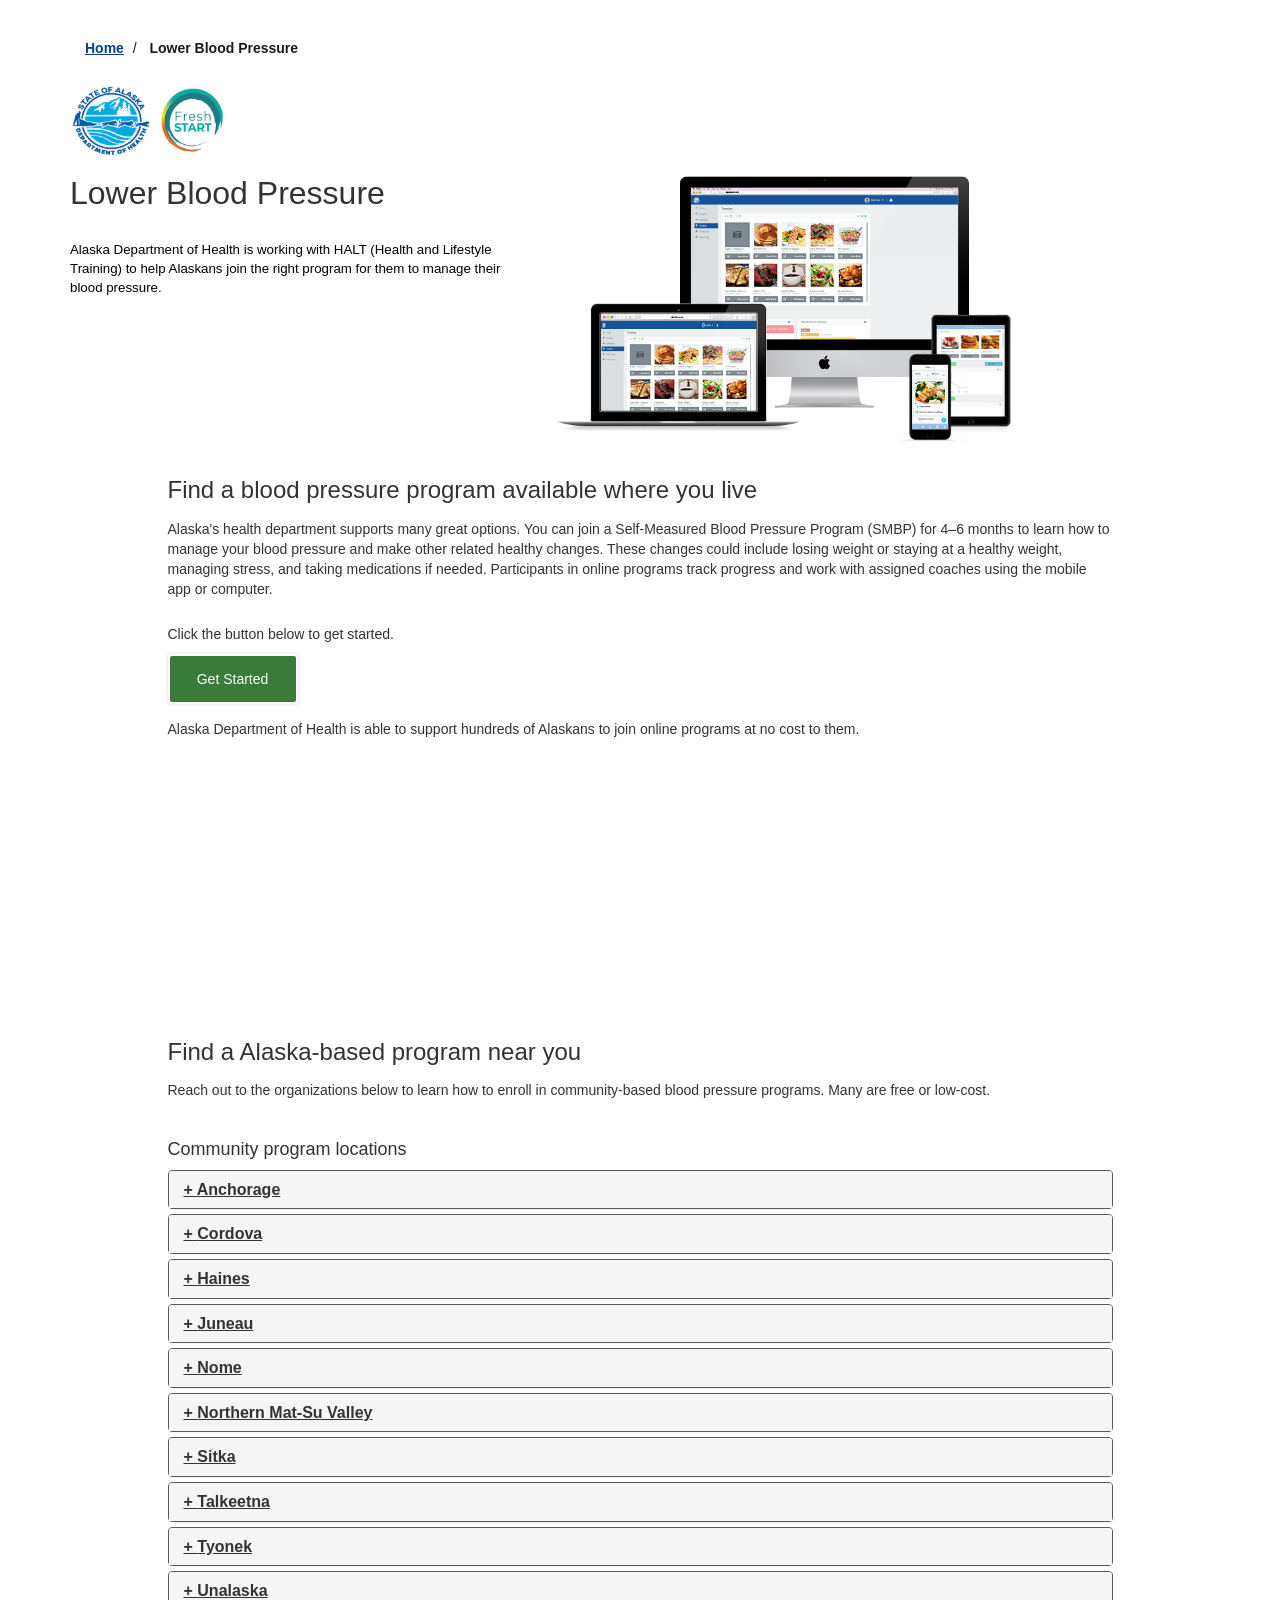
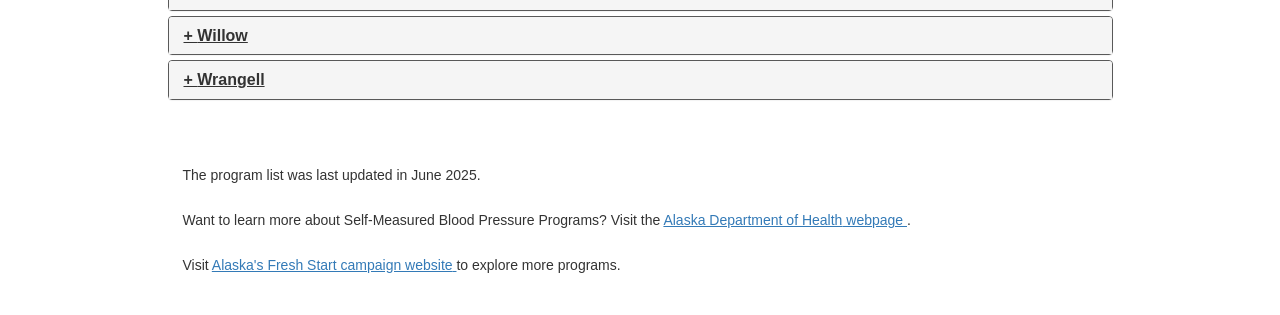
<file: program_landings/lower_blood_pressure.html>
<!doctype html>
<html lang="en">
  <head>
    <meta charset="UTF-8" />
    <meta name="viewport" content="width=device-width, initial-scale=1.0" />
    <title>Lower Blood Pressure</title>
    <link
      rel="stylesheet"
      href="https://maxcdn.bootstrapcdn.com/bootstrap/3.4.1/css/bootstrap.min.css"
    />
    <script src="https://code.jquery.com/jquery-1.12.4.min.js"></script>
    <script src="https://maxcdn.bootstrapcdn.com/bootstrap/3.4.1/js/bootstrap.min.js"></script>
    <style>
      .btn,
      .btn-success,
      .panel,
      .panel-heading,
      .panel-title > a,
      .breadcrumb,
      .modal-content,
      .modal-header {
        background-image: none !important;
      }

      a {
        text-decoration: underline;
      }

      .panel-title > a::before {
        content: "+ ";
        font-weight: 700;
      }

      .panel-title > a[aria-expanded="true"]::before {
        content: "− ";
      }

      .panel,
      .panel-default,
      .panel-default > .panel-heading,
      .modal-content,
      .breadcrumb {
        border-color: #595959 !important;
      }

      .btn,
      .btn-success {
        border: 2px solid #ffffff !important;
      }

      input[type="text"],
      input[type="email"],
      input[type="tel"] {
        border: 2px solid #595959;
      }

      a:focus,
      button:focus,
      input:focus,
      .panel-title > a:focus {
        outline: 3px solid #1a1a1a;
        outline-offset: 2px;
      }

      #get-started {
        background-color: #3a7a3a !important;
        color: #ffffff !important;
        border: 2px solid #ffffff !important;
        opacity: 1 !important;
        box-shadow: 0 0 0 2px #f2f2f2;
      }

      #get-started:hover,
      #get-started:focus {
        background-color: #3a7a3a !important;
        color: #ffffff !important;
      }

      .breadcrumb {
        background-color: #ffffff !important;
        color: #1a1a1a !important;
      }

      .breadcrumb > li,
      .breadcrumb > li + li:before {
        color: #1a1a1a !important;
      }

      .breadcrumb a {
        color: #0b3d91 !important;
        font-weight: 600;
      }

      .breadcrumb a[aria-current="page"] {
        color: #1a1a1a !important;
        font-weight: 700;
        text-decoration: none;
      }

      /* ── Modal layout ── */
      .modal-header {
        display: flex;
        align-items: flex-start;
        justify-content: space-between;
        padding: 20px 24px 16px;
        border-bottom: 2px solid #e0e0e0;
        gap: 12px;
      }

      .modal-title {
        font-size: 1.2rem;
        font-weight: 700;
        margin: 0;
        line-height: 1.35;
        color: #1a1a1a;
        flex: 1;
      }

      .modal-header .close {
        flex-shrink: 0;
        float: none;
        font-size: 1.6rem;
        line-height: 1;
        padding: 0 4px;
        margin: 0;
        opacity: 0.5;
      }

      .modal-header .close:hover,
      .modal-header .close:focus {
        opacity: 1;
      }

      .modal-body {
        padding: 20px 24px 24px;
      }

      /* ── Modal form fields ── */
      .modal-body form label {
        display: block;
        font-weight: 600;
        font-size: 0.9em;
        margin-top: 14px;
        margin-bottom: 4px;
        color: #1a1a1a;
      }

      .modal-body form input[type="text"],
      .modal-body form input[type="email"],
      .modal-body form input[type="tel"] {
        display: block;
        width: 100%;
        padding: 8px 12px;
        border-radius: 4px;
        box-sizing: border-box;
      }

      .modal-body form input[type="submit"] {
        display: block;
        width: 100%;
        margin-top: 20px;
        padding: 12px;
        font-size: 1rem;
        font-weight: 600;
        border-radius: 4px;
      }

      .modal-support {
        margin-top: 16px;
        font-size: 0.9em;
        color: #444;
      }
    </style>
  </head>
  <body>
    <div class="container" style="padding-top: 30px; padding-bottom: 20px">
      <nav aria-label="Breadcrumb">
        <ol class="breadcrumb" style="margin-bottom: 0">
          <li><a href="../index.html">Home</a></li>
          <li>
            <a href="./lower_blood_pressure.html" aria-current="page"
              >Lower Blood Pressure</a
            >
          </li>
        </ol>
      </nav>
    </div>

    <main>
      <div class="container">
        <div class="row">
          <div class="col-sm-7 col-md-5" style="background-color: #ffffff">
            <div style="text-align: left; padding-bottom: 0">
              <img
                src="../assets/images/alaska-doh-fresh-start.png"
                data-config-src="sealImageSrc"
                data-config-alt="sealImageAlt"
                class="img-responsive"
                style="display: inline-block; max-width: 100%; height: 70px"
                alt="Alaska Department of Health seal and Fresh Start campaign logos"
              />
            </div>
            <h1
              style="
                font-size: xx-large;
                padding-top: 20px;
                padding-bottom: 10px;
                margin: 0;
                text-align: left;
              "
            >
              Lower Blood Pressure
            </h1>
            <div
              style="
                padding-top: 20px;
                padding-bottom: 30px;
                font-size: 0.95em;
                color: black;
              "
            >
              <span data-config-text="departmentName"></span> is working with
              <span data-config-text="partnerName"></span> to help
              <span data-config-text="stateResidents"></span> join the right
              program for them to manage their blood pressure.
            </div>
          </div>
          <div class="col-sm-5 col-md-5" style="padding: 15px">
            <img
              src="../assets/images/alaska-devices.png"
              class="img-responsive"
              style="width: 100%; height: auto; margin: 75px 0 0 auto"
              alt="Phone and laptop showing a blood pressure coaching dashboard"
            />
          </div>
        </div>
      </div>

      <div class="container">
        <div class="row">
          <div class="col-xs-offset-2 col-xs-10 col-md-offset-1 col-md-10">
            <div class="row">
              <div style="padding: 15px">
                <h2 style="font-size: x-large; margin: 0">
                  Find a blood pressure program available where you live
                </h2>
                <div>
                  <p style="padding-top: 15px">
                    <span data-config-text="stateName"></span>'s health
                    department supports many great options. You can join a
                    Self-Measured Blood Pressure Program (SMBP) for 4–6 months
                    to learn how to manage your blood pressure and make other
                    related healthy changes. These changes could include losing
                    weight or staying at a healthy weight, managing stress, and
                    taking medications if needed. Participants in online
                    programs track progress and work with assigned coaches using
                    the mobile app or computer.
                  </p>

                  <p style="padding-top: 15px">
                    Click the button below to get started.
                  </p>
                </div>
                <button
                  id="get-started"
                  class="btn btn-success"
                  style="height: 50px; width: 130px"
                  type="button"
                >
                  Get Started
                </button>
                <div>
                  <p style="padding-top: 15px">
                    <span data-config-text="departmentName"></span> is able to
                    support hundreds of
                    <span data-config-text="stateResidents"></span> to join
                    online programs at no cost to them.
                  </p>
                </div>
              </div>
            </div>

            <div class="row">
              <div
                class="col-md-12 embed-responsive embed-responsive-16by9"
                style="
                  text-align: center;
                  padding: 15px;
                  max-width: 100%;
                  min-height: 260px;
                "
              >
                <iframe
                  src="https://player.vimeo.com/video/1089120239?badge=0&amp;autopause=0&amp;player_id=0&amp;app_id=58479"
                  class="landing-video embed-responsive-item"
                  width="560"
                  height="315"
                  allow="autoplay; fullscreen"
                  allowfullscreen
                  title="Lower blood pressure program overview"
                ></iframe>
              </div>
              <script src="https://player.vimeo.com/api/player.js"></script>
            </div>

            <div id="state-based-programs" class="row">
              <div style="padding: 15px">
                <h2 style="font-size: x-large; margin: 0">
                  Find a <span data-config-text="stateName"></span>-based
                  program near you
                </h2>
                <div>
                  <p style="padding-top: 15px">
                    Reach out to the organizations below to learn how to enroll
                    in community-based blood pressure programs. Many are free or
                    low-cost.
                  </p>
                </div>
              </div>
            </div>

            <div class="row">
              <div style="padding: 15px">
                <div>
                  <h3 style="font-size: large; margin: 0 0 10px 0">
                    Community program locations
                  </h3>
                  <div
                    class="panel-group"
                    id="accordion"
                    data-config-locations="bloodPressureCommunityLocations"
                  >
                    <div class="panel panel-default">
                      <div class="panel-heading" id="headingAnchorageBP">
                        <h4 class="panel-title">
                          <a
                            class="collapsed"
                            role="button"
                            data-toggle="collapse"
                            data-parent="#accordion"
                            href="#collapseAnchorageBP"
                            aria-expanded="false"
                            aria-controls="collapseAnchorageBP"
                          >
                            <strong>Anchorage</strong>
                          </a>
                        </h4>
                      </div>
                      <div
                        id="collapseAnchorageBP"
                        class="panel-collapse collapse"
                        aria-labelledby="headingAnchorageBP"
                      >
                        <div class="panel-body" style="white-space: pre-wrap">
                          <strong>Anchorage Neighborhood Health Center</strong>
                          Valerie Bixler, PharmD, BC-ADM, Clinical Pharmacist
                          Phone: 907-743-7203 Spanish: Yes Programs: SMBP,
                          DSMES, DPP

                          <strong>Pacific Community of Alaska</strong>
                          Designed for Native Hawaiian Pacific Islander
                          population Mavis Boone Phone: 907-891-9996 Program:
                          SMBP

                          <b
                            >Providence Medical Center Community Health
                            Workers</b
                          >
                          Cynthia Lyell Phone: 907-201-0182 Program: SMBP

                          <strong>YMCA Anchorage</strong>
                          Erin Widener Phone: 907-563-3211 ext. 104 Spanish: Yes
                          Program: SMBP
                        </div>
                      </div>
                    </div>

                    <div class="panel panel-default">
                      <div class="panel-heading" id="headingCordovaBP">
                        <h4 class="panel-title">
                          <a
                            class="collapsed"
                            role="button"
                            data-toggle="collapse"
                            data-parent="#accordion"
                            href="#collapseCordovaBP"
                            aria-expanded="false"
                            aria-controls="collapseCordovaBP"
                          >
                            <strong>Cordova</strong>
                          </a>
                        </h4>
                      </div>
                      <div
                        id="collapseCordovaBP"
                        class="panel-collapse collapse"
                        aria-labelledby="headingCordovaBP"
                      >
                        <div class="panel-body" style="white-space: pre-wrap">
                          <strong>Ilanka Community Health Center</strong>
                          Ellen Sheridan RN, CCM Phone: 907-424-8257 Program:
                          SMBP
                        </div>
                      </div>
                    </div>

                    <div class="panel panel-default">
                      <div class="panel-heading" id="headingHainesBP">
                        <h4 class="panel-title">
                          <a
                            class="collapsed"
                            role="button"
                            data-toggle="collapse"
                            data-parent="#accordion"
                            href="#collapseHainesBP"
                            aria-expanded="false"
                            aria-controls="collapseHainesBP"
                          >
                            <strong>Haines</strong>
                          </a>
                        </h4>
                      </div>
                      <div
                        id="collapseHainesBP"
                        class="panel-collapse collapse"
                        aria-labelledby="headingHainesBP"
                      >
                        <div class="panel-body" style="white-space: pre-wrap">
                          <strong
                            >Southeast Alaska Regional Health Consortium</strong
                          >
                          Genevieve Schmidt Phone: 907-463-7507 Programs: SMBP,
                          DPP, DSMES
                        </div>
                      </div>
                    </div>

                    <div class="panel panel-default">
                      <div class="panel-heading" id="headingJuneauBP">
                        <h4 class="panel-title">
                          <a
                            class="collapsed"
                            role="button"
                            data-toggle="collapse"
                            data-parent="#accordion"
                            href="#collapseJuneauBP"
                            aria-expanded="false"
                            aria-controls="collapseJuneauBP"
                          >
                            <strong>Juneau</strong>
                          </a>
                        </h4>
                      </div>
                      <div
                        id="collapseJuneauBP"
                        class="panel-collapse collapse"
                        aria-labelledby="headingJuneauBP"
                      >
                        <div class="panel-body" style="white-space: pre-wrap">
                          <b
                            >Southeast Alaska Regional Health Consortium
                            (SEARHC)</b
                          >
                          Genevieve Schmidt Phone: 907-463-7507 Programs: SMBP,
                          DPP, DSMES
                        </div>
                      </div>
                    </div>

                    <div class="panel panel-default">
                      <div class="panel-heading" id="headingNomeBP">
                        <h4 class="panel-title">
                          <a
                            class="collapsed"
                            role="button"
                            data-toggle="collapse"
                            data-parent="#accordion"
                            href="#collapseNomeBP"
                            aria-expanded="false"
                            aria-controls="collapseNomeBP"
                          >
                            <strong>Nome</strong>
                          </a>
                        </h4>
                      </div>
                      <div
                        id="collapseNomeBP"
                        class="panel-collapse collapse"
                        aria-labelledby="headingNomeBP"
                      >
                        <div class="panel-body" style="white-space: pre-wrap">
                          <strong>Norton Sound Health Corporation</strong>
                          Megan C. Mackiernan, PA-C Phone: 907-443-4501 Program:
                          SMBP
                        </div>
                      </div>
                    </div>

                    <div class="panel panel-default">
                      <div class="panel-heading" id="headingMatSuBP">
                        <h4 class="panel-title">
                          <a
                            class="collapsed"
                            role="button"
                            data-toggle="collapse"
                            data-parent="#accordion"
                            href="#collapseMatSuBP"
                            aria-expanded="false"
                            aria-controls="collapseMatSuBP"
                          >
                            <strong>Northern Mat-Su Valley</strong>
                          </a>
                        </h4>
                      </div>
                      <div
                        id="collapseMatSuBP"
                        class="panel-collapse collapse"
                        aria-labelledby="headingMatSuBP"
                      >
                        <div class="panel-body" style="white-space: pre-wrap">
                          <strong>Sunshine Community Health Center</strong>
                          Duronda Twigg, BSN, RN Phone: 907-733-2273 ext. 2830
                          Program: SMBP
                        </div>
                      </div>
                    </div>

                    <div class="panel panel-default">
                      <div class="panel-heading" id="headingSitkaBP">
                        <h4 class="panel-title">
                          <a
                            class="collapsed"
                            role="button"
                            data-toggle="collapse"
                            data-parent="#accordion"
                            href="#collapseSitkaBP"
                            aria-expanded="false"
                            aria-controls="collapseSitkaBP"
                          >
                            <strong>Sitka</strong>
                          </a>
                        </h4>
                      </div>
                      <div
                        id="collapseSitkaBP"
                        class="panel-collapse collapse"
                        aria-labelledby="headingSitkaBP"
                      >
                        <div class="panel-body" style="white-space: pre-wrap">
                          <strong
                            >Southeast Alaska Regional Health Consortium</strong
                          >
                          Genevieve Schmidt Phone: 907-463-7507 Programs: SMBP,
                          DPP, DSMES
                        </div>
                      </div>
                    </div>

                    <div class="panel panel-default">
                      <div class="panel-heading" id="headingTalkeetnaBP">
                        <h4 class="panel-title">
                          <a
                            class="collapsed"
                            role="button"
                            data-toggle="collapse"
                            data-parent="#accordion"
                            href="#collapseTalkeetnaBP"
                            aria-expanded="false"
                            aria-controls="collapseTalkeetnaBP"
                          >
                            <strong>Talkeetna</strong>
                          </a>
                        </h4>
                      </div>
                      <div
                        id="collapseTalkeetnaBP"
                        class="panel-collapse collapse"
                        aria-labelledby="headingTalkeetnaBP"
                      >
                        <div class="panel-body" style="white-space: pre-wrap">
                          <strong>Sunshine Community Health Center</strong>
                          Duronda Twigg, BSN, RN Phone: 907-733-2273 ext. 2830
                          Program: SMBP
                        </div>
                      </div>
                    </div>

                    <div class="panel panel-default">
                      <div class="panel-heading" id="headingTyonekBP">
                        <h4 class="panel-title">
                          <a
                            class="collapsed"
                            role="button"
                            data-toggle="collapse"
                            data-parent="#accordion"
                            href="#collapseTyonekBP"
                            aria-expanded="false"
                            aria-controls="collapseTyonekBP"
                          >
                            <strong>Tyonek</strong>
                          </a>
                        </h4>
                      </div>
                      <div
                        id="collapseTyonekBP"
                        class="panel-collapse collapse"
                        aria-labelledby="headingTyonekBP"
                      >
                        <div class="panel-body" style="white-space: pre-wrap">
                          <strong>Native Village of Tyonek</strong>
                          Administered through EMS department Justin Trenton
                          Phone: 907-583-2201 Program: SMBP
                        </div>
                      </div>
                    </div>

                    <div class="panel panel-default">
                      <div class="panel-heading" id="headingUnalaskaBP">
                        <h4 class="panel-title">
                          <a
                            class="collapsed"
                            role="button"
                            data-toggle="collapse"
                            data-parent="#accordion"
                            href="#collapseUnalaskaBP"
                            aria-expanded="false"
                            aria-controls="collapseUnalaskaBP"
                          >
                            <strong>Unalaska</strong>
                          </a>
                        </h4>
                      </div>
                      <div
                        id="collapseUnalaskaBP"
                        class="panel-collapse collapse"
                        aria-labelledby="headingUnalaskaBP"
                      >
                        <div class="panel-body" style="white-space: pre-wrap">
                          <strong>Qawalangin Tribe of Unalaska</strong>
                          Kate Arduser Phone: 907-581-2920 Program: SMBP
                        </div>
                      </div>
                    </div>

                    <div class="panel panel-default">
                      <div class="panel-heading" id="headingWillowBP">
                        <h4 class="panel-title">
                          <a
                            class="collapsed"
                            role="button"
                            data-toggle="collapse"
                            data-parent="#accordion"
                            href="#collapseWillowBP"
                            aria-expanded="false"
                            aria-controls="collapseWillowBP"
                          >
                            <strong>Willow</strong>
                          </a>
                        </h4>
                      </div>
                      <div
                        id="collapseWillowBP"
                        class="panel-collapse collapse"
                        aria-labelledby="headingWillowBP"
                      >
                        <div class="panel-body" style="white-space: pre-wrap">
                          <strong>Sunshine Community Health Center</strong>
                          Duronda Twigg, BSN, RN Phone: 907-733-2273 ext. 2830
                          Program: SMBP
                        </div>
                      </div>
                    </div>

                    <div class="panel panel-default">
                      <div class="panel-heading" id="headingWrangellBP">
                        <h4 class="panel-title">
                          <a
                            class="collapsed"
                            role="button"
                            data-toggle="collapse"
                            data-parent="#accordion"
                            href="#collapseWrangellBP"
                            aria-expanded="false"
                            aria-controls="collapseWrangellBP"
                          >
                            <strong>Wrangell</strong>
                          </a>
                        </h4>
                      </div>
                      <div
                        id="collapseWrangellBP"
                        class="panel-collapse collapse"
                        aria-labelledby="headingWrangellBP"
                      >
                        <div class="panel-body" style="white-space: pre-wrap">
                          <strong
                            >Southeast Alaska Regional Health Consortium</strong
                          >
                          Genevieve Schmidt Phone: 907-463-7507 Program: SMBP
                        </div>
                      </div>
                    </div>
                  </div>
                </div>
              </div>
            </div>

            <div class="row">
              <div style="padding: 30px">
                <p>The program list was last updated in June 2025.</p>
                <p style="padding-top: 15px">
                  Want to learn more about Self-Measured Blood Pressure
                  Programs? Visit the
                  <a
                    data-config-href="bloodPressureDepartmentWebUrl"
                    href="https://health.alaska.gov/en/services/self-measured-blood-pressure/"
                  >
                    <span data-config-text="departmentName"></span> webpage </a
                  >.
                </p>
                <p style="padding-top: 15px">
                  Visit
                  <a
                    data-config-href="bloodPressureCampaignWebUrl"
                    href="https://health.alaska.gov/en/services/fresh-start/"
                  >
                    <span data-config-text="campaignName"></span>
                  </a>
                  to explore more programs.
                </p>
              </div>
            </div>
          </div>
        </div>
      </div>
    </main>

    <div
      class="modal fade"
      id="inquiry-form"
      aria-hidden="true"
      role="dialog"
      aria-labelledby="modal-title"
      tabindex="-1"
    >
      <div class="modal-dialog">
        <div class="modal-content">
          <div class="modal-header">
            <h2 class="modal-title" id="modal-title">
              Welcome to <span data-config-text="departmentName"></span>'s
              Self-Measured Blood Pressure Program.
            </h2>
            <button
              class="close"
              aria-label="Close"
              data-dismiss="modal"
              type="button"
            >
              <span aria-hidden="true">&times;</span>
            </button>
          </div>
          <div class="modal-body">
            <p>
              In partnership with <span data-config-text="partnerName"></span>,
              we offer professionally guided coaching programs to help
              <span data-config-text="stateResidents"></span> live healthier
              lives. Please provide your contact information and a team member
              will follow up.
            </p>

            <form action="/program-intake" accept-charset="UTF-8" method="post">
              <label for="program_intake_name">Full name:</label>
              <input
                type="text"
                name="program_intake[name]"
                id="program_intake_name"
                autocomplete="name"
              />

              <label for="program_intake_email">Email address:</label>
              <input
                type="email"
                name="program_intake[email]"
                id="program_intake_email"
                autocomplete="email"
              />

              <label for="program_intake_phone">Phone number:</label>
              <input
                type="tel"
                name="program_intake[phone]"
                id="program_intake_phone"
                autocomplete="tel"
              />

              <label for="program_intake_zipcode">ZIP code:</label>
              <input
                type="text"
                name="program_intake[zipcode]"
                id="program_intake_zipcode"
                autocomplete="postal-code"
              />

              <label for="program_intake_motivation"
                >What is your reason for joining this program?</label
              >
              <input
                type="text"
                name="program_intake[motivation]"
                id="program_intake_motivation"
              />

              <input
                type="hidden"
                name="program_intake[landing_page]"
                value="Lower Blood Pressure"
              />

              <p class="modal-support">
                Questions? Email
                <a
                  data-config-mailto="supportEmail"
                  href="mailto:support@HALT360.org"
                  >support@HALT360.org</a
                >
              </p>

              <input type="submit" value="Submit" class="btn btn-success" />
            </form>
          </div>
        </div>
      </div>
    </div>

    <!-- Config is selected by the ?state= URL parameter (e.g. ?state=alaska). -->
    <script>
      (function () {
        var state = (
          new URLSearchParams(location.search).get("state") || "alaska"
        ).replace(/[^a-z0-9_-]/g, "");
        document.write('<script src="./configs/' + state + '.js"><\/script>');
      })();
    </script>
    <script src="./landing-config.js"></script>
  </body>
</html>
</file>
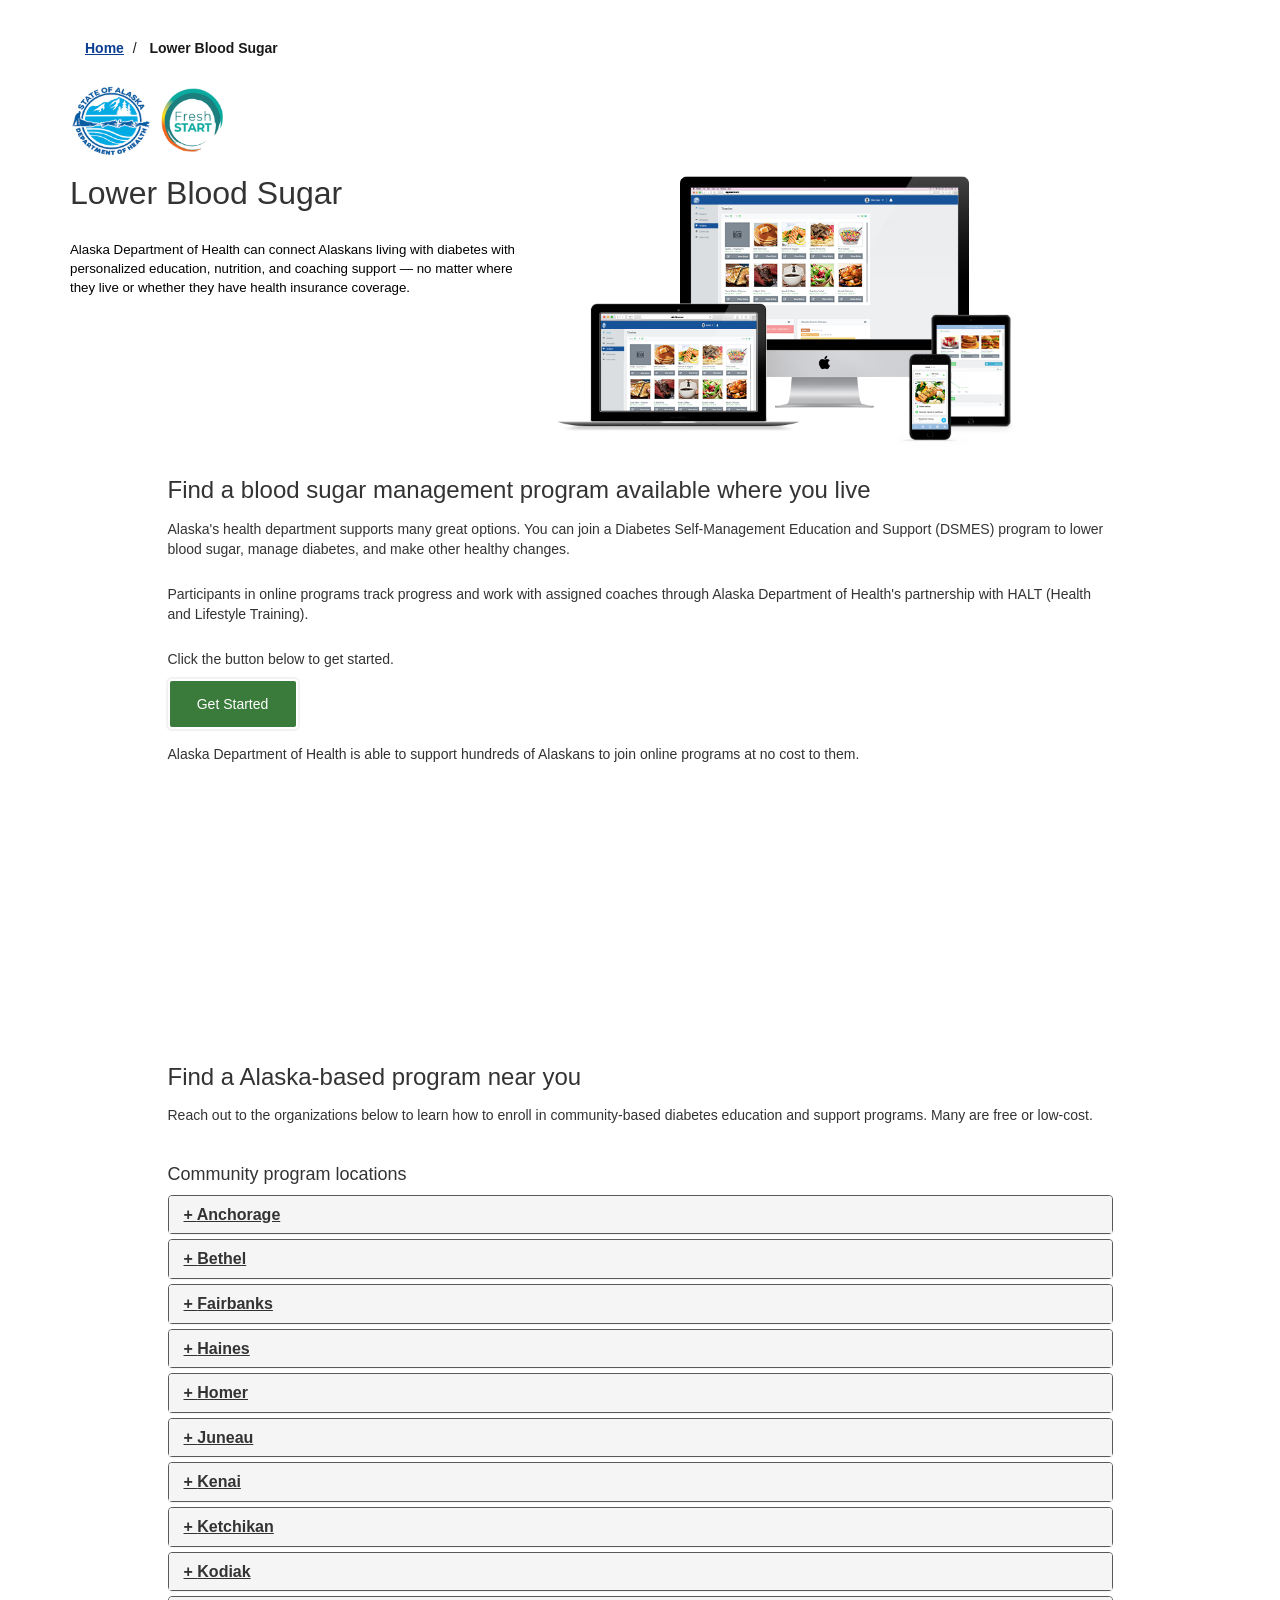
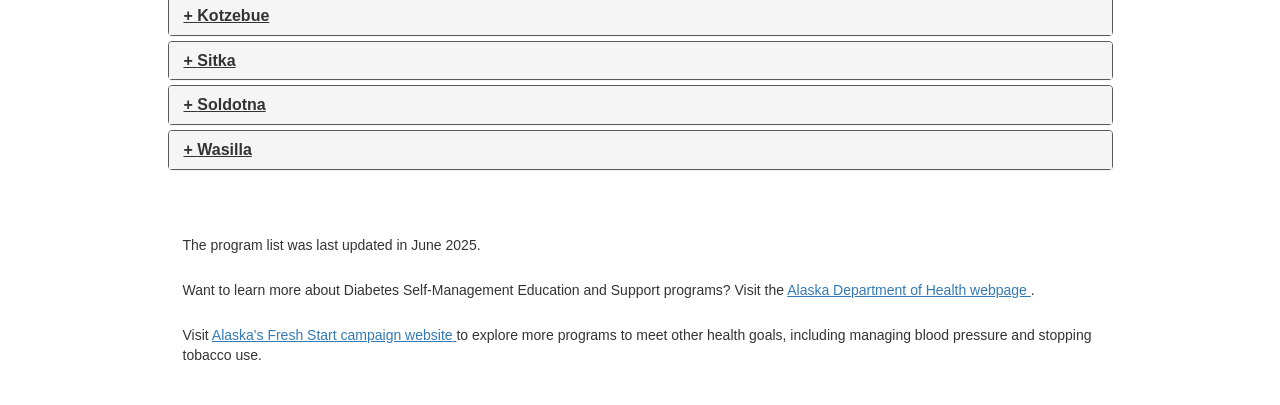
<file: program_landings/lower_blood_sugar.html>
<!doctype html>
<html lang="en">
  <head>
    <meta charset="UTF-8" />
    <meta name="viewport" content="width=device-width, initial-scale=1.0" />
    <title>Lower Blood Sugar</title>
    <link
      rel="stylesheet"
      href="https://maxcdn.bootstrapcdn.com/bootstrap/3.4.1/css/bootstrap.min.css"
    />
    <script src="https://code.jquery.com/jquery-1.12.4.min.js"></script>
    <script src="https://maxcdn.bootstrapcdn.com/bootstrap/3.4.1/js/bootstrap.min.js"></script>
    <style>
      .btn,
      .btn-success,
      .panel,
      .panel-heading,
      .panel-title > a,
      .breadcrumb,
      .modal-content,
      .modal-header {
        background-image: none !important;
      }

      a {
        text-decoration: underline;
      }

      .panel-title > a::before {
        content: "+ ";
        font-weight: 700;
      }

      .panel-title > a[aria-expanded="true"]::before {
        content: "− ";
      }

      .panel,
      .panel-default,
      .panel-default > .panel-heading,
      .modal-content,
      .breadcrumb {
        border-color: #595959 !important;
      }

      .btn,
      .btn-success {
        border: 2px solid #ffffff !important;
      }

      input[type="text"],
      input[type="email"],
      input[type="tel"] {
        border: 2px solid #595959;
      }

      a:focus,
      button:focus,
      input:focus,
      .panel-title > a:focus {
        outline: 3px solid #1a1a1a;
        outline-offset: 2px;
      }

      #get-started {
        background-color: #3a7a3a !important;
        color: #ffffff !important;
        border: 2px solid #ffffff !important;
        opacity: 1 !important;
        box-shadow: 0 0 0 2px #f2f2f2;
      }

      #get-started:hover,
      #get-started:focus {
        background-color: #3a7a3a !important;
        color: #ffffff !important;
      }

      .breadcrumb {
        background-color: #ffffff !important;
        color: #1a1a1a !important;
      }

      .breadcrumb > li,
      .breadcrumb > li + li:before {
        color: #1a1a1a !important;
      }

      .breadcrumb a {
        color: #0b3d91 !important;
        font-weight: 600;
      }

      .breadcrumb a[aria-current="page"] {
        color: #1a1a1a !important;
        font-weight: 700;
        text-decoration: none;
      }

      /* ── Modal layout ── */
      .modal-header {
        display: flex;
        align-items: flex-start;
        justify-content: space-between;
        padding: 20px 24px 16px;
        border-bottom: 2px solid #e0e0e0;
        gap: 12px;
      }

      .modal-title {
        font-size: 1.2rem;
        font-weight: 700;
        margin: 0;
        line-height: 1.35;
        color: #1a1a1a;
        flex: 1;
      }

      .modal-header .close {
        flex-shrink: 0;
        float: none;
        font-size: 1.6rem;
        line-height: 1;
        padding: 0 4px;
        margin: 0;
        opacity: 0.5;
      }

      .modal-header .close:hover,
      .modal-header .close:focus {
        opacity: 1;
      }

      .modal-body {
        padding: 20px 24px 24px;
      }

      /* ── Modal form fields ── */
      .modal-body form label {
        display: block;
        font-weight: 600;
        font-size: 0.9em;
        margin-top: 14px;
        margin-bottom: 4px;
        color: #1a1a1a;
      }

      .modal-body form input[type="text"],
      .modal-body form input[type="email"],
      .modal-body form input[type="tel"] {
        display: block;
        width: 100%;
        padding: 8px 12px;
        border-radius: 4px;
        box-sizing: border-box;
      }

      .modal-body form input[type="submit"] {
        display: block;
        width: 100%;
        margin-top: 20px;
        padding: 12px;
        font-size: 1rem;
        font-weight: 600;
        border-radius: 4px;
      }

      .modal-support {
        margin-top: 16px;
        font-size: 0.9em;
        color: #444;
      }
    </style>
  </head>
  <body>
    <div class="container" style="padding-top: 30px; padding-bottom: 20px">
      <nav aria-label="Breadcrumb">
        <ol class="breadcrumb" style="margin-bottom: 0">
          <li><a href="../index.html">Home</a></li>
          <li>
            <a href="./lower_blood_sugar.html" aria-current="page"
              >Lower Blood Sugar</a
            >
          </li>
        </ol>
      </nav>
    </div>

    <main>
      <div class="container">
        <div class="row">
          <div class="col-sm-7 col-md-5" style="background-color: #ffffff">
            <div style="text-align: left; padding-bottom: 0">
              <img
                src="../assets/images/alaska-doh-fresh-start.png"
                data-config-src="sealImageSrc"
                data-config-alt="sealImageAlt"
                class="img-responsive"
                style="display: inline-block; max-width: 100%; height: 70px"
                alt="Alaska Department of Health seal and Fresh Start campaign logos"
              />
            </div>
            <h1
              style="
                font-size: xx-large;
                padding-top: 20px;
                padding-bottom: 10px;
                margin: 0;
                text-align: left;
              "
            >
              Lower Blood Sugar
            </h1>
            <div
              style="
                padding-top: 20px;
                padding-bottom: 30px;
                font-size: 0.95em;
                color: black;
              "
            >
              <span data-config-text="departmentName"></span> can connect
              <span data-config-text="stateResidents"></span> living with
              diabetes with personalized education, nutrition, and coaching
              support — no matter where they live or whether they have health
              insurance coverage.
            </div>
          </div>
          <div class="col-sm-5 col-md-5" style="padding: 15px">
            <img
              src="../assets/images/alaska-devices.png"
              class="img-responsive"
              style="width: 100%; height: auto; margin: 75px 0 0 auto"
              alt="Phone and laptop showing a blood sugar coaching dashboard"
            />
          </div>
        </div>
      </div>

      <div class="container">
        <div class="row">
          <div class="col-xs-offset-2 col-xs-10 col-md-offset-1 col-md-10">
            <div class="row">
              <div style="padding: 15px">
                <h2 style="font-size: x-large; margin: 0">
                  Find a blood sugar management program available where you live
                </h2>
                <div>
                  <p style="padding-top: 15px">
                    <span data-config-text="stateName"></span>'s health
                    department supports many great options. You can join a
                    Diabetes Self-Management Education and Support (DSMES)
                    program to lower blood sugar, manage diabetes, and make
                    other healthy changes.
                  </p>

                  <p style="padding-top: 15px">
                    Participants in online programs track progress and work with
                    assigned coaches through
                    <span data-config-text="departmentName"></span>'s
                    partnership with
                    <span data-config-text="partnerName"></span>.
                  </p>

                  <p style="padding-top: 15px">
                    Click the button below to get started.
                  </p>
                </div>
                <button
                  id="get-started"
                  class="btn btn-success"
                  style="height: 50px; width: 130px"
                  type="button"
                >
                  Get Started
                </button>
                <div>
                  <p style="padding-top: 15px">
                    <span data-config-text="departmentName"></span> is able to
                    support hundreds of
                    <span data-config-text="stateResidents"></span> to join
                    online programs at no cost to them.
                  </p>
                </div>
              </div>
            </div>

            <div class="row">
              <div
                class="col-md-12 embed-responsive embed-responsive-16by9"
                style="
                  text-align: center;
                  padding: 15px;
                  max-width: 100%;
                  min-height: 260px;
                "
              >
                <iframe
                  src="https://player.vimeo.com/video/1064754646?h=3f60175aa8&amp;badge=0&amp;autopause=0&amp;player_id=0&amp;app_id=58479"
                  class="landing-video embed-responsive-item"
                  width="560"
                  height="315"
                  allow="autoplay; fullscreen"
                  allowfullscreen
                  title="Program overview"
                ></iframe>
              </div>
              <script src="https://player.vimeo.com/api/player.js"></script>
            </div>

            <div id="state-based-programs" class="row">
              <div style="padding: 15px">
                <h2 style="font-size: x-large; margin: 0">
                  Find a <span data-config-text="stateName"></span>-based
                  program near you
                </h2>
                <div>
                  <p style="padding-top: 15px">
                    Reach out to the organizations below to learn how to enroll
                    in community-based diabetes education and support programs.
                    Many are free or low-cost.
                  </p>
                </div>
              </div>
            </div>

            <div class="row">
              <div style="padding: 15px">
                <h3 style="font-size: large; margin: 0 0 10px 0">
                  Community program locations
                </h3>
                <div
                  class="panel-group"
                  id="accordion"
                  data-config-locations="bloodSugarCommunityLocations"
                >
                  <div class="panel panel-default">
                    <div class="panel-heading" id="headingAnchorage">
                      <h4 class="panel-title">
                        <a
                          class="collapsed"
                          role="button"
                          data-toggle="collapse"
                          data-parent="#accordion"
                          href="#collapseAnchorage"
                          aria-expanded="false"
                          aria-controls="collapseAnchorage"
                        >
                          <strong>Anchorage</strong>
                        </a>
                      </h4>
                    </div>
                    <div
                      id="collapseAnchorage"
                      class="panel-collapse collapse"
                      aria-labelledby="headingAnchorage"
                    >
                      <div class="panel-body" style="white-space: pre-wrap">
                        <strong>Anchorage Neighborhood Health Center</strong>
                        4951 Business Park Blvd. Anchorage, AK 99503 Phone:
                        907-743-7200 Spanish: Yes Programs: DSMES, DPP, SMBP

                        <strong>Providence Alaska Medical Center</strong>
                        Providence Diabetes and Nutrition Center 3340 Providence
                        Drive, A Tower Suite A453 Anchorage, AK 99508 Phone:
                        907-212-7980 Spanish: Yes Program: DSMES

                        <strong>Southcentral Foundation</strong>
                        Diabetes Education Program 4320 Diplomacy Drive, Suite
                        1121 Anchorage, AK 99508 Phone: 907-729-4380 Programs:
                        DSMES, DPP
                      </div>
                    </div>
                  </div>

                  <div class="panel panel-default">
                    <div class="panel-heading" id="headingBethel">
                      <h4 class="panel-title">
                        <a
                          class="collapsed"
                          role="button"
                          data-toggle="collapse"
                          data-parent="#accordion"
                          href="#collapseBethel"
                          aria-expanded="false"
                          aria-controls="collapseBethel"
                        >
                          <strong>Bethel</strong>
                        </a>
                      </h4>
                    </div>
                    <div
                      id="collapseBethel"
                      class="panel-collapse collapse"
                      aria-labelledby="headingBethel"
                    >
                      <div class="panel-body" style="white-space: pre-wrap">
                        <strong>Yukon Kuskokwim Health Corporation</strong>
                        Diabetes Prevention and Control Program PO Box 528
                        Bethel, AK 99559 Phone: 907-543-6049 Programs: DSMES,
                        DPP, Healthy Living
                      </div>
                    </div>
                  </div>

                  <div class="panel panel-default">
                    <div class="panel-heading" id="headingFairbanks">
                      <h4 class="panel-title">
                        <a
                          class="collapsed"
                          role="button"
                          data-toggle="collapse"
                          data-parent="#accordion"
                          href="#collapseFairbanks"
                          aria-expanded="false"
                          aria-controls="collapseFairbanks"
                        >
                          <strong>Fairbanks</strong>
                        </a>
                      </h4>
                    </div>
                    <div
                      id="collapseFairbanks"
                      class="panel-collapse collapse"
                      aria-labelledby="headingFairbanks"
                    >
                      <div class="panel-body" style="white-space: pre-wrap">
                        <strong>Tanana Valley Clinic</strong>
                        Diabetes and Nutrition Education Center 1001 Noble
                        Street, Suite 450 Fairbanks, AK 99701 Phone:
                        907-458-2676 Spanish: Yes Program: DSMES

                        <strong>Fairbanks Memorial Hospital</strong>
                        1650 Cowles Street Fairbanks, AK 99701 Phone:
                        907-452-8181 Program: DSMES
                      </div>
                    </div>
                  </div>

                  <div class="panel panel-default">
                    <div class="panel-heading" id="headingHaines">
                      <h4 class="panel-title">
                        <a
                          class="collapsed"
                          role="button"
                          data-toggle="collapse"
                          data-parent="#accordion"
                          href="#collapseHaines"
                          aria-expanded="false"
                          aria-controls="collapseHaines"
                        >
                          <strong>Haines</strong>
                        </a>
                      </h4>
                    </div>
                    <div
                      id="collapseHaines"
                      class="panel-collapse collapse"
                      aria-labelledby="headingHaines"
                    >
                      <div class="panel-body" style="white-space: pre-wrap">
                        <strong
                          >Southeast Regional Health Consortium (SEARHC)</strong
                        >
                        Haines Health Center 131 1st Avenue Haines, AK 99827
                        Phone: 907-766-6300 Programs: DSMES, DPP, SMBP
                      </div>
                    </div>
                  </div>

                  <div class="panel panel-default">
                    <div class="panel-heading" id="headingJuneau">
                      <h4 class="panel-title">
                        <a
                          class="collapsed"
                          role="button"
                          data-toggle="collapse"
                          data-parent="#accordion"
                          href="#collapseJuneau"
                          aria-expanded="false"
                          aria-controls="collapseJuneau"
                        >
                          <strong>Juneau</strong>
                        </a>
                      </h4>
                    </div>
                    <div
                      id="collapseJuneau"
                      class="panel-collapse collapse"
                      aria-labelledby="headingJuneau"
                    >
                      <div class="panel-body" style="white-space: pre-wrap">
                        <strong
                          >Southeast Regional Health Consortium (SEARHC)</strong
                        >
                        Ethel Lund Medical Center 1200 Salmon Creek Lane Juneau,
                        AK 99801 Phone: 907-463-4040 Programs: DSMES, DPP, SMBP
                      </div>
                    </div>
                  </div>

                  <div class="panel panel-default">
                    <div class="panel-heading" id="headingHomer">
                      <h4 class="panel-title">
                        <a
                          class="collapsed"
                          role="button"
                          data-toggle="collapse"
                          data-parent="#accordion"
                          href="#collapseHomer"
                          aria-expanded="false"
                          aria-controls="collapseHomer"
                        >
                          <strong>Homer</strong>
                        </a>
                      </h4>
                    </div>
                    <div
                      id="collapseHomer"
                      class="panel-collapse collapse"
                      aria-labelledby="headingHomer"
                    >
                      <div class="panel-body" style="white-space: pre-wrap">
                        <strong>Seldovia Village Tribe</strong>
                        880 East End Road Homer, AK 99603 Phone: 907-226-2228
                        Programs: DPP, SMBP
                      </div>
                    </div>
                  </div>

                  <div class="panel panel-default">
                    <div class="panel-heading" id="headingKetchikan">
                      <h4 class="panel-title">
                        <a
                          class="collapsed"
                          role="button"
                          data-toggle="collapse"
                          data-parent="#accordion"
                          href="#collapseKetchikan"
                          aria-expanded="false"
                          aria-controls="collapseKetchikan"
                        >
                          <strong>Ketchikan</strong>
                        </a>
                      </h4>
                    </div>
                    <div
                      id="collapseKetchikan"
                      class="panel-collapse collapse"
                      aria-labelledby="headingKetchikan"
                    >
                      <div class="panel-body" style="white-space: pre-wrap">
                        <strong>Ketchikan Indian Community</strong>
                        2960 Tongass Ave Ketchikan, AK 99901 Phone: 907-228-9428
                        Programs: DSMES, Healthy Living
                      </div>
                    </div>
                  </div>

                  <div class="panel panel-default">
                    <div class="panel-heading" id="headingKenai">
                      <h4 class="panel-title">
                        <a
                          class="collapsed"
                          role="button"
                          data-toggle="collapse"
                          data-parent="#accordion"
                          href="#collapseKenai"
                          aria-expanded="false"
                          aria-controls="collapseKenai"
                        >
                          <strong>Kenai</strong>
                        </a>
                      </h4>
                    </div>
                    <div
                      id="collapseKenai"
                      class="panel-collapse collapse"
                      aria-labelledby="headingKenai"
                    >
                      <div class="panel-body" style="white-space: pre-wrap">
                        <strong>Kenaitze Indian Tribe</strong>
                        508 Upland Street Kenai, AK 99611 Phone: 907-335-7582
                        Program: Healthy Living
                      </div>
                    </div>
                  </div>

                  <div class="panel panel-default">
                    <div class="panel-heading" id="headingKodiak">
                      <h4 class="panel-title">
                        <a
                          class="collapsed"
                          role="button"
                          data-toggle="collapse"
                          data-parent="#accordion"
                          href="#collapseKodiak"
                          aria-expanded="false"
                          aria-controls="collapseKodiak"
                        >
                          <strong>Kodiak</strong>
                        </a>
                      </h4>
                    </div>
                    <div
                      id="collapseKodiak"
                      class="panel-collapse collapse"
                      aria-labelledby="headingKodiak"
                    >
                      <div class="panel-body" style="white-space: pre-wrap">
                        <strong>Kodiak Community Health Center</strong>
                        1911 E Rezanof Drive Kodiak, AK 99615 Phone:
                        907-481-5000 Program: DSMES
                      </div>
                    </div>
                  </div>

                  <div class="panel panel-default">
                    <div class="panel-heading" id="headingSitka">
                      <h4 class="panel-title">
                        <a
                          class="collapsed"
                          role="button"
                          data-toggle="collapse"
                          data-parent="#accordion"
                          href="#collapseSitka"
                          aria-expanded="false"
                          aria-controls="collapseSitka"
                        >
                          <strong>Sitka</strong>
                        </a>
                      </h4>
                    </div>
                    <div
                      id="collapseSitka"
                      class="panel-collapse collapse"
                      aria-labelledby="headingSitka"
                    >
                      <div class="panel-body" style="white-space: pre-wrap">
                        <strong
                          >Southeast Regional Health Consortium (SEARHC)</strong
                        >
                        Mt. Edgecumbe Medical Center 222 Tongass Drive Sitka, AK
                        99835 Phone: 907-966-2411 Programs: DSMES, DPP, SMBP
                      </div>
                    </div>
                  </div>

                  <div class="panel panel-default">
                    <div class="panel-heading" id="headingKotzebue">
                      <h4 class="panel-title">
                        <a
                          class="collapsed"
                          role="button"
                          data-toggle="collapse"
                          data-parent="#accordion"
                          href="#collapseKotzebue"
                          aria-expanded="false"
                          aria-controls="collapseKotzebue"
                        >
                          <strong>Kotzebue</strong>
                        </a>
                      </h4>
                    </div>
                    <div
                      id="collapseKotzebue"
                      class="panel-collapse collapse"
                      aria-labelledby="headingKotzebue"
                    >
                      <div class="panel-body" style="white-space: pre-wrap">
                        <strong>Maniilaq Association</strong>
                        733 2nd Avenue Kotzebue, AK 99752 Phone: 907-442-7455
                        Program: DPP
                      </div>
                    </div>
                  </div>

                  <div class="panel panel-default">
                    <div class="panel-heading" id="headingSoldotna">
                      <h4 class="panel-title">
                        <a
                          class="collapsed"
                          role="button"
                          data-toggle="collapse"
                          data-parent="#accordion"
                          href="#collapseSoldotna"
                          aria-expanded="false"
                          aria-controls="collapseSoldotna"
                        >
                          <strong>Soldotna</strong>
                        </a>
                      </h4>
                    </div>
                    <div
                      id="collapseSoldotna"
                      class="panel-collapse collapse"
                      aria-labelledby="headingSoldotna"
                    >
                      <div class="panel-body" style="white-space: pre-wrap">
                        <strong>Central Peninsula Hospital</strong>
                        250 Hospital Place Soldotna, AK 99669 Phone:
                        907-714-4404 Programs: DSMES, Healthy Living
                      </div>
                    </div>
                  </div>

                  <div class="panel panel-default">
                    <div class="panel-heading" id="headingWasilla">
                      <h4 class="panel-title">
                        <a
                          class="collapsed"
                          role="button"
                          data-toggle="collapse"
                          data-parent="#accordion"
                          href="#collapseWasilla"
                          aria-expanded="false"
                          aria-controls="collapseWasilla"
                        >
                          <strong>Wasilla</strong>
                        </a>
                      </h4>
                    </div>
                    <div
                      id="collapseWasilla"
                      class="panel-collapse collapse"
                      aria-labelledby="headingWasilla"
                    >
                      <div class="panel-body" style="white-space: pre-wrap">
                        <strong>Capstone Clinic</strong>
                        3122 E Meridian Park Loop Wasilla, AK 99654 Phone:
                        907-357-9590 Programs: DSMES, Healthy Living
                      </div>
                    </div>
                  </div>
                </div>
              </div>
            </div>

            <div class="row">
              <div style="padding: 30px">
                <p>The program list was last updated in June 2025.</p>
                <p style="padding-top: 15px">
                  Want to learn more about Diabetes Self-Management Education
                  and Support programs? Visit the
                  <a
                    data-config-href="bloodSugarDepartmentWebUrl"
                    href="https://health.alaska.gov/en/services/diabetes-education-support/"
                  >
                    <span data-config-text="departmentName"></span> webpage </a
                  >.
                </p>
                <p style="padding-top: 15px">
                  Visit
                  <a
                    data-config-href="bloodSugarCampaignWebUrl"
                    href="https://health.alaska.gov/en/services/fresh-start/"
                  >
                    <span data-config-text="campaignName"></span>
                  </a>
                  to explore more programs to meet other health goals, including
                  managing blood pressure and stopping tobacco use.
                </p>
              </div>
            </div>
          </div>
        </div>
      </div>
    </main>

    <div
      class="modal fade"
      id="inquiry-form"
      aria-hidden="true"
      role="dialog"
      aria-labelledby="modal-title"
      tabindex="-1"
    >
      <div class="modal-dialog">
        <div class="modal-content">
          <div class="modal-header">
            <h2 class="modal-title" id="modal-title">
              Welcome to <span data-config-text="departmentName"></span>'s Blood
              Sugar Programs.
            </h2>
            <button
              class="close"
              aria-label="Close"
              data-dismiss="modal"
              type="button"
            >
              <span aria-hidden="true">&times;</span>
            </button>
          </div>
          <div class="modal-body">
            <p>
              In partnership with <span data-config-text="partnerName"></span>,
              we offer guided coaching programs to help
              <span data-config-text="stateResidents"></span>
              improve blood sugar and metabolic health.
            </p>

            <form action="/program-intake" accept-charset="UTF-8" method="post">
              <label for="program_intake_name">Full name:</label>
              <input
                type="text"
                name="program_intake[name]"
                id="program_intake_name"
                autocomplete="name"
              />

              <label for="program_intake_email">Email address:</label>
              <input
                type="email"
                name="program_intake[email]"
                id="program_intake_email"
                autocomplete="email"
              />

              <label for="program_intake_phone">Phone number:</label>
              <input
                type="tel"
                name="program_intake[phone]"
                id="program_intake_phone"
                autocomplete="tel"
              />

              <label for="program_intake_zipcode">ZIP code:</label>
              <input
                type="text"
                name="program_intake[zipcode]"
                id="program_intake_zipcode"
                autocomplete="postal-code"
              />

              <label for="program_intake_motivation"
                >What is your reason for joining this program?</label
              >
              <input
                type="text"
                name="program_intake[motivation]"
                id="program_intake_motivation"
              />

              <input
                type="hidden"
                name="program_intake[landing_page]"
                value="Lower Blood Sugar"
              />

              <p class="modal-support">
                Questions? Email
                <a
                  data-config-mailto="supportEmail"
                  href="mailto:support@HALT360.org"
                  >support@HALT360.org</a
                >
              </p>

              <input type="submit" value="Submit" class="btn btn-success" />
            </form>
          </div>
        </div>
      </div>
    </div>

    <!-- Config is selected by the ?state= URL parameter (e.g. ?state=alaska). -->
    <script>
      (function () {
        var state = (
          new URLSearchParams(location.search).get("state") || "alaska"
        ).replace(/[^a-z0-9_-]/g, "");
        document.write('<script src="./configs/' + state + '.js"><\/script>');
      })();
    </script>
    <script src="./landing-config.js"></script>
  </body>
</html>
</file>
<file: web.css>
/* web.css — Cappa Health Landing Page Styles (designed to meet WCAG 2.1 AA guidelines) */

/* ===== Reset & Base ===== */
*,
*::before,
*::after {
  box-sizing: border-box;
  margin: 0;
  padding: 0;
}

html {
  font-size: 100%;
  scroll-behavior: smooth;
}

@media (prefers-reduced-motion: reduce) {
  html {
    scroll-behavior: auto;
  }

  *,
  *::before,
  *::after {
    animation: none !important;
    transition: none !important;
  }
}

body {
  font-family: "Segoe UI", Arial, sans-serif;
  font-size: 1rem;
  line-height: 1.6;
  color: #1a1a1a;
  background-color: #ffffff;
}

/* ===== Skip Navigation (WCAG 2.4.1) ===== */
.skip-link {
  position: absolute;
  top: -3rem;
  left: 0;
  background: #005a9c;
  color: #ffffff;
  padding: 0.5rem 1rem;
  text-decoration: none;
  font-weight: 700;
  z-index: 100;
  border-radius: 0 0 4px 0;
}

.skip-link:focus {
  top: 0;
}

/* ===== Focus Indicator (WCAG 2.4.7) ===== */
:focus-visible {
  outline: 3px solid #005a9c;
  outline-offset: 2px;
}

/* ===== State Badge ===== */
.state-badge {
  display: inline-block;
  background-color: #ffffff;
  color: #003366;
  font-size: 0.8rem;
  font-weight: 800;
  letter-spacing: 0.05em;
  padding: 0.15rem 0.5rem;
  border-radius: 3px;
  vertical-align: middle;
  cursor: default;
  user-select: none;
}

/* ===== Header / Navigation ===== */
header {
  background-color: #005a9c;
  color: #ffffff;
  padding: 1rem 2rem;
}

.header-inner {
  max-width: 1100px;
  margin: 0 auto;
  display: flex;
  align-items: center;
  justify-content: space-between;
  flex-wrap: wrap;
  gap: 1rem;
}

.site-logo {
  font-size: 1.5rem;
  font-weight: 700;
  color: #ffffff;
  text-decoration: none;
  letter-spacing: 0.02em;
}

.site-logo:focus-visible {
  outline-color: #ffffff;
}

.main-nav ul {
  list-style: none;
  display: flex;
  gap: 1.5rem;
  flex-wrap: wrap;
}

.main-nav a {
  color: #ffffff;
  text-decoration: none;
  font-weight: 600;
  font-size: 0.95rem;
  border-bottom: 2px solid transparent;
  padding-bottom: 2px;
  transition: border-color 0.2s ease;
}

.main-nav a:hover,
.main-nav a:focus-visible {
  border-bottom-color: #ffffff;
}

.main-nav a:focus-visible {
  outline: 3px solid #ffffff;
  outline-offset: 3px;
  border-radius: 3px;
  box-shadow: 0 0 0 2px #003f6e;
}

/* ===== Hero Section ===== */
.hero {
  background-color: #e8f4fd;
  padding: 4rem 2rem;
  text-align: center;
}

.hero-inner {
  max-width: 760px;
  margin: 0 auto;
}

.hero h1 {
  font-size: 2.25rem;
  font-weight: 800;
  color: #003366;
  line-height: 1.2;
  margin-bottom: 1rem;
}

.hero p {
  font-size: 1.125rem;
  color: #1a1a1a;
  margin-bottom: 2rem;
}

.btn-primary {
  display: inline-block;
  background-color: #005a9c;
  color: #ffffff;
  padding: 0.75rem 2rem;
  border-radius: 4px;
  text-decoration: none;
  font-weight: 700;
  font-size: 1rem;
  transition: background-color 0.2s ease;
}

.btn-primary:hover {
  background-color: #003f6e;
}

/* ===== Main Content ===== */
main {
  max-width: 1100px;
  margin: 0 auto;
  padding: 3rem 2rem;
}

/* ===== Services Section ===== */
.services h2,
.about h2,
.contact h2 {
  font-size: 1.75rem;
  color: #003366;
  margin-bottom: 1.5rem;
  font-weight: 700;
}

.services-grid {
  display: grid;
  grid-template-columns: repeat(auto-fit, minmax(220px, 1fr));
  gap: 1.5rem;
  margin-bottom: 3rem;
}

.service-card {
  background-color: #f4f8fb;
  border: 1px solid #cce0f0;
  border-radius: 6px;
  padding: 1.5rem;
}

.service-card h3 {
  font-size: 1.1rem;
  color: #003366;
  margin-bottom: 0.5rem;
  font-weight: 700;
}

.service-card p {
  font-size: 0.95rem;
  color: #333333;
}

/* ===== About Section ===== */
.about {
  margin-bottom: 3rem;
}

.about p {
  font-size: 1rem;
  color: #1a1a1a;
  max-width: 720px;
}

/* ===== Contact Section ===== */
.contact {
  margin-bottom: 3rem;
}

.contact address {
  font-style: normal;
  font-size: 1rem;
  color: #1a1a1a;
  line-height: 1.8;
}

.contact a {
  color: #005a9c;
  font-weight: 600;
}

.contact a:hover {
  text-decoration: underline;
}

/* ===== Footer ===== */
footer {
  background-color: #003366;
  color: #e0eaf5;
  text-align: center;
  padding: 1.5rem 2rem;
  font-size: 0.875rem;
}

footer a {
  color: #aad4f5;
  text-decoration: underline;
}

footer a:hover {
  color: #ffffff;
}

/* ===== Responsive ===== */
@media (max-width: 600px) {
  .hero h1 {
    font-size: 1.75rem;
  }

  .services h2,
  .about h2,
  .contact h2 {
    font-size: 1.4rem;
  }

  .main-nav ul {
    gap: 1rem;
  }
}
</file>
